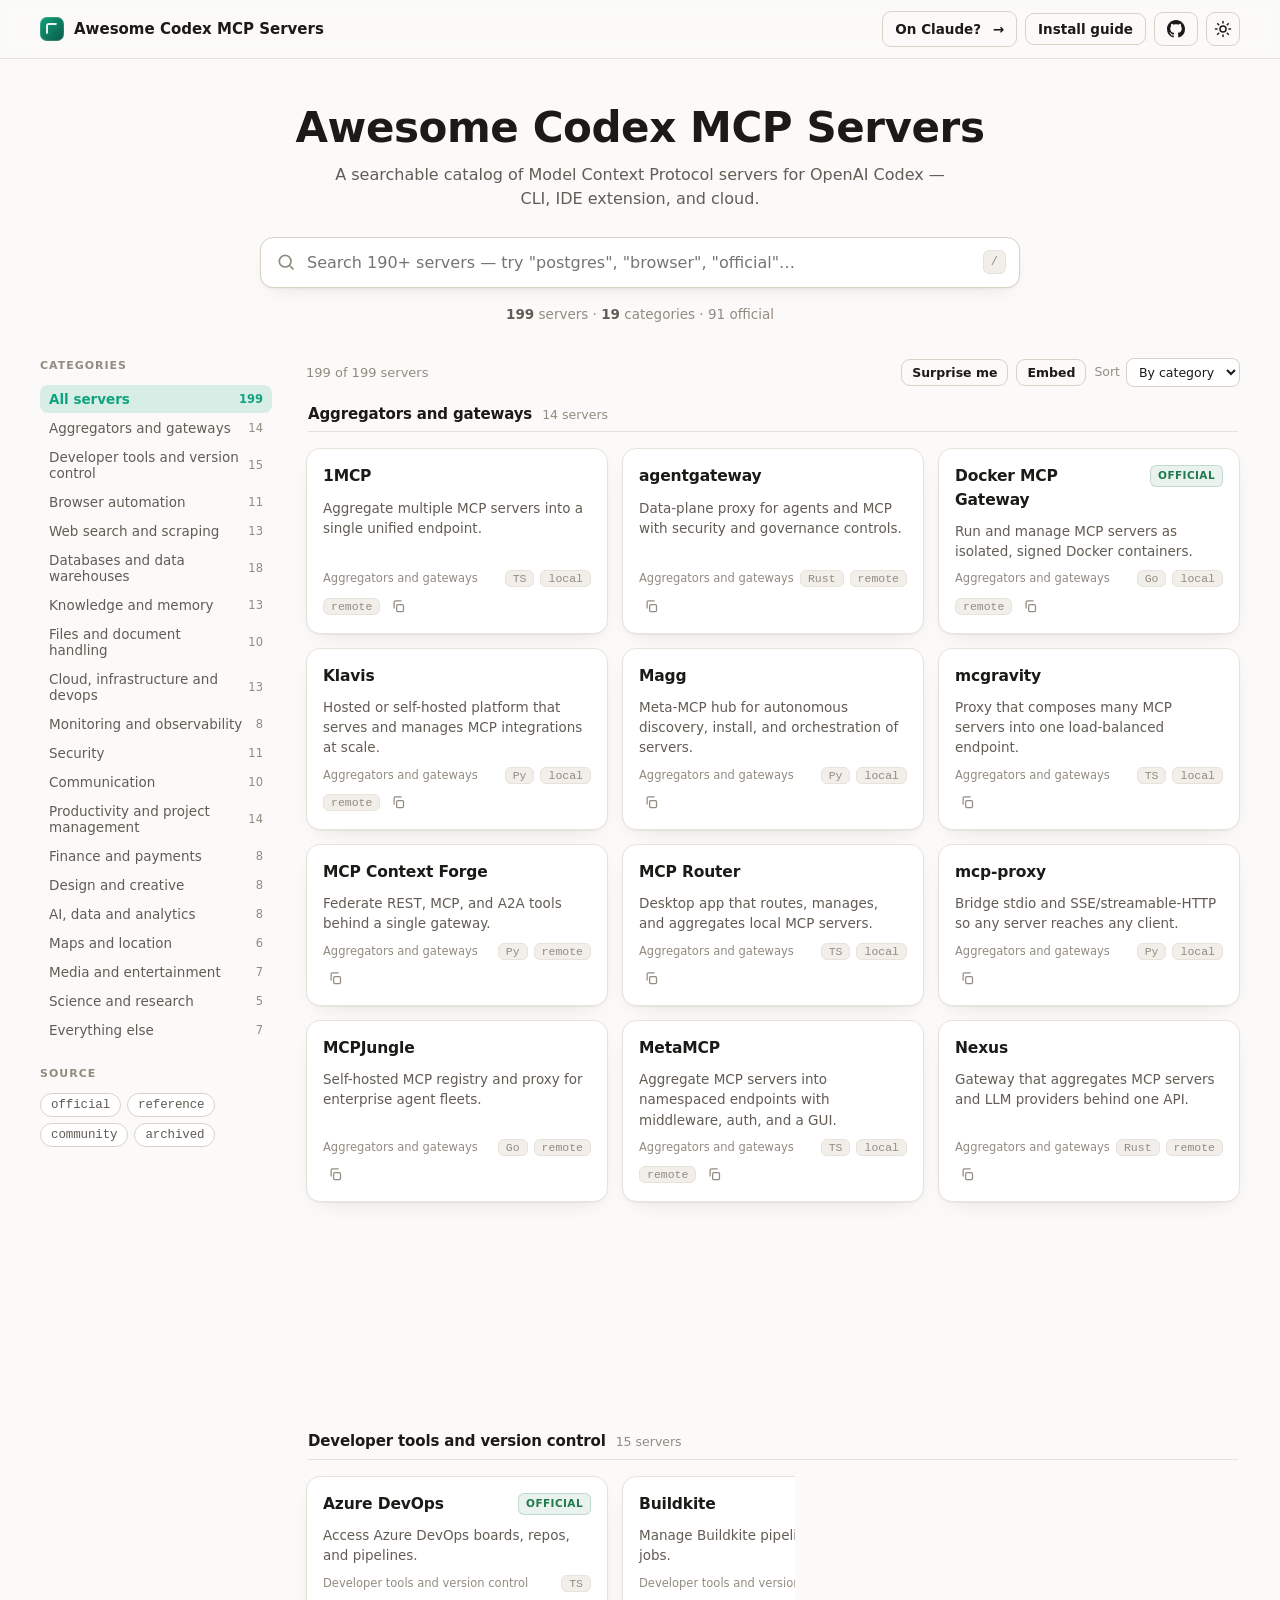
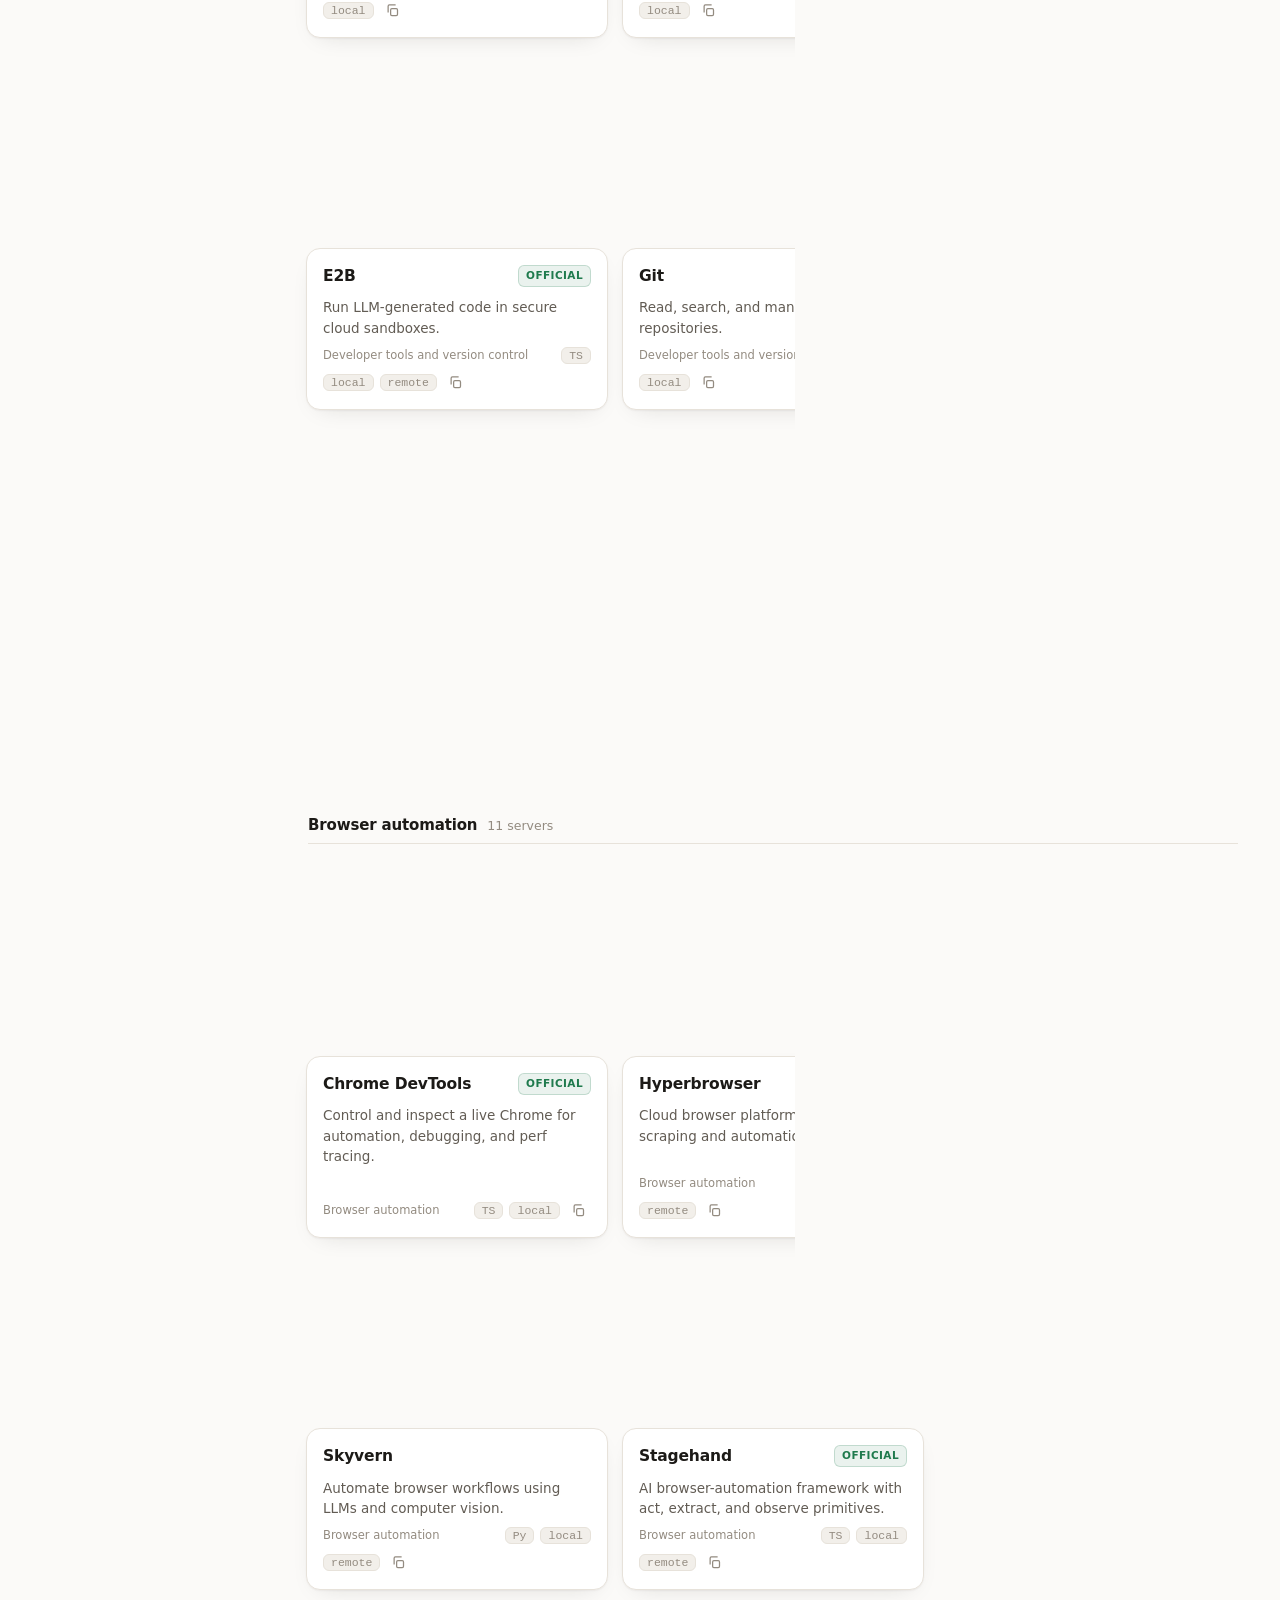
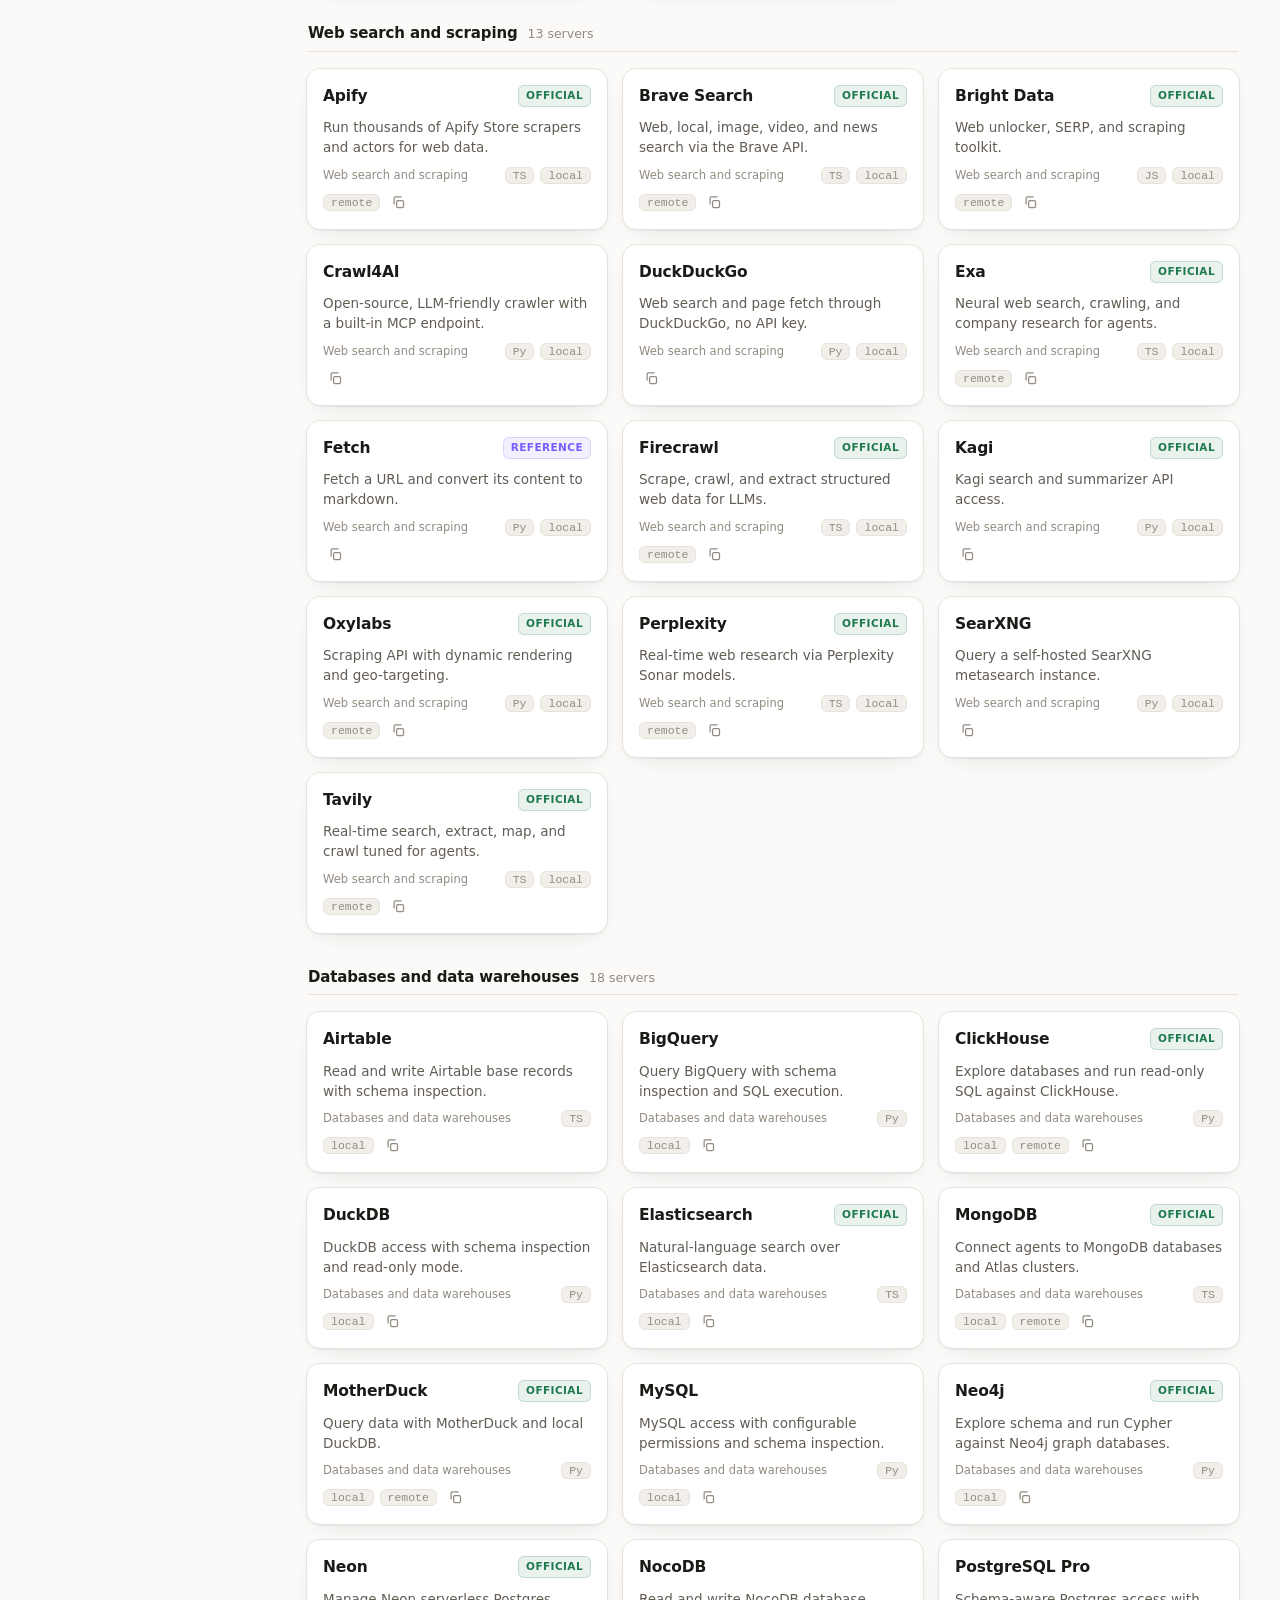
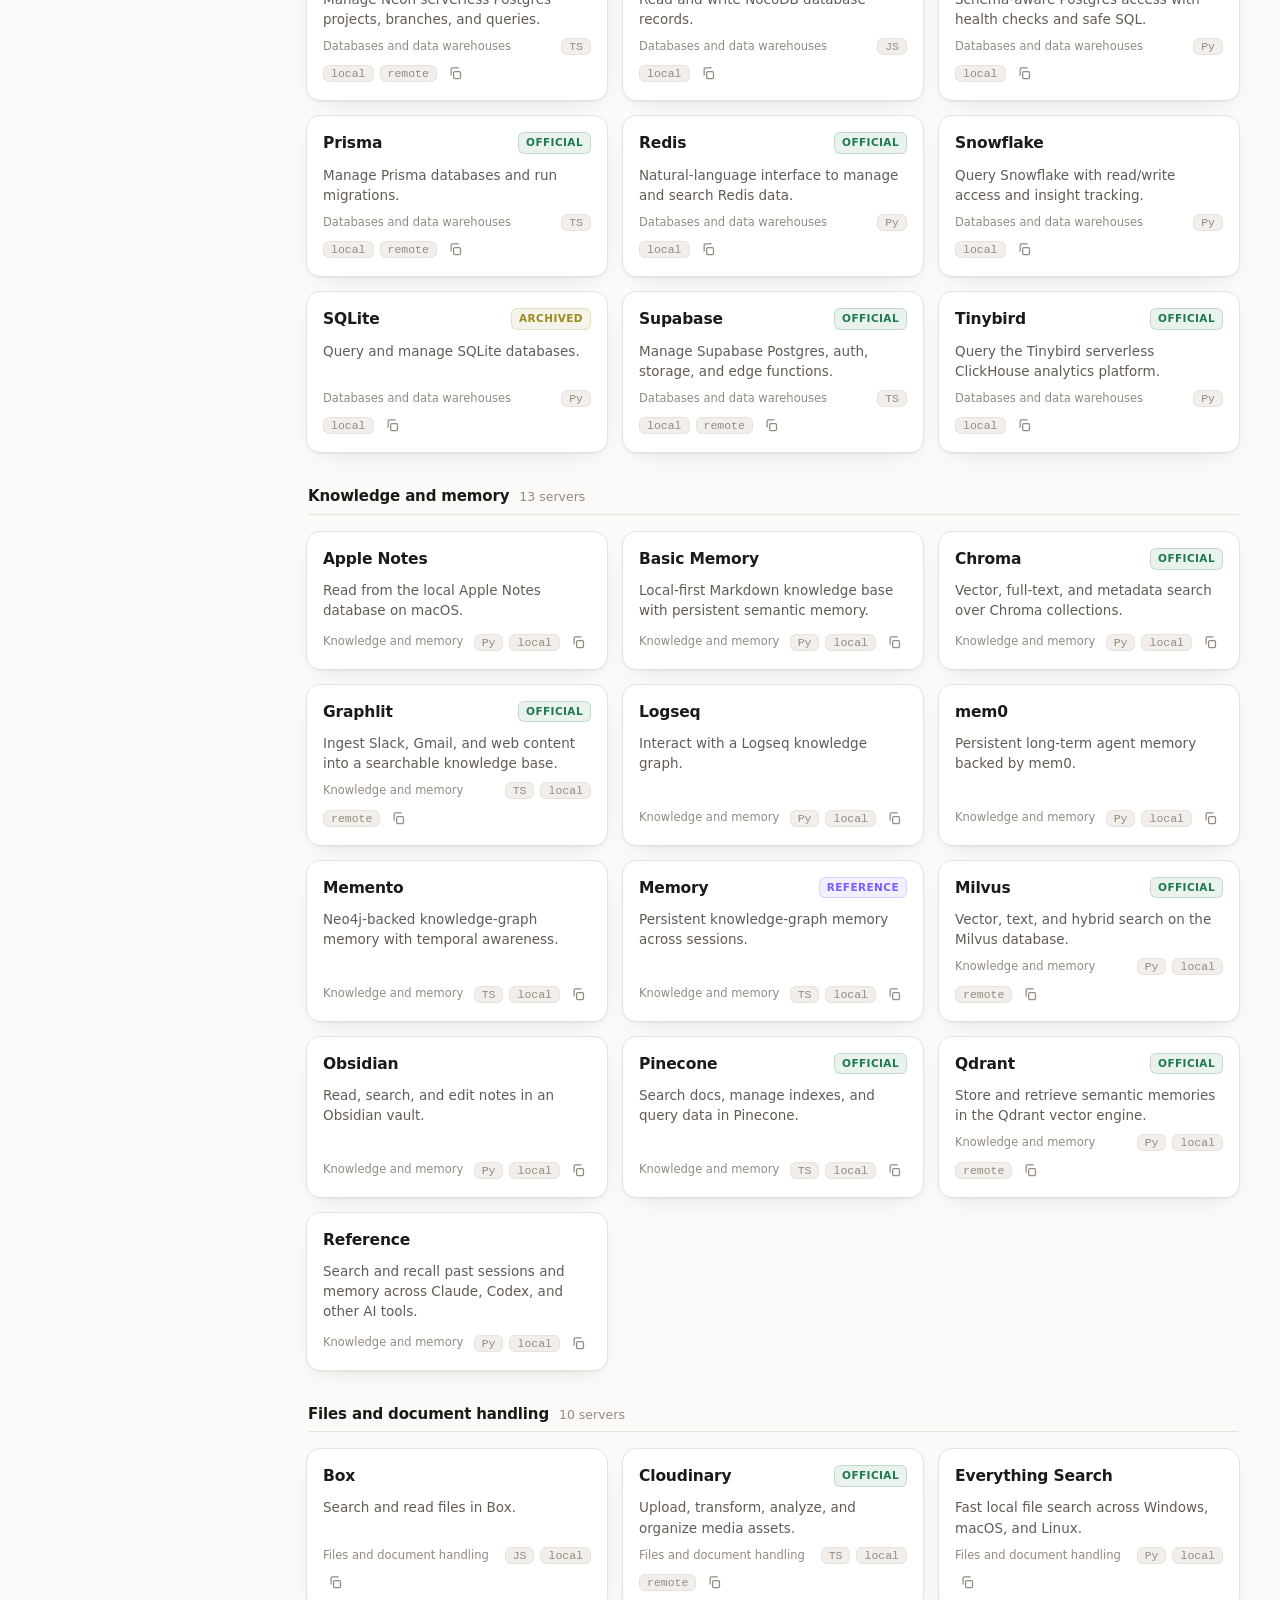
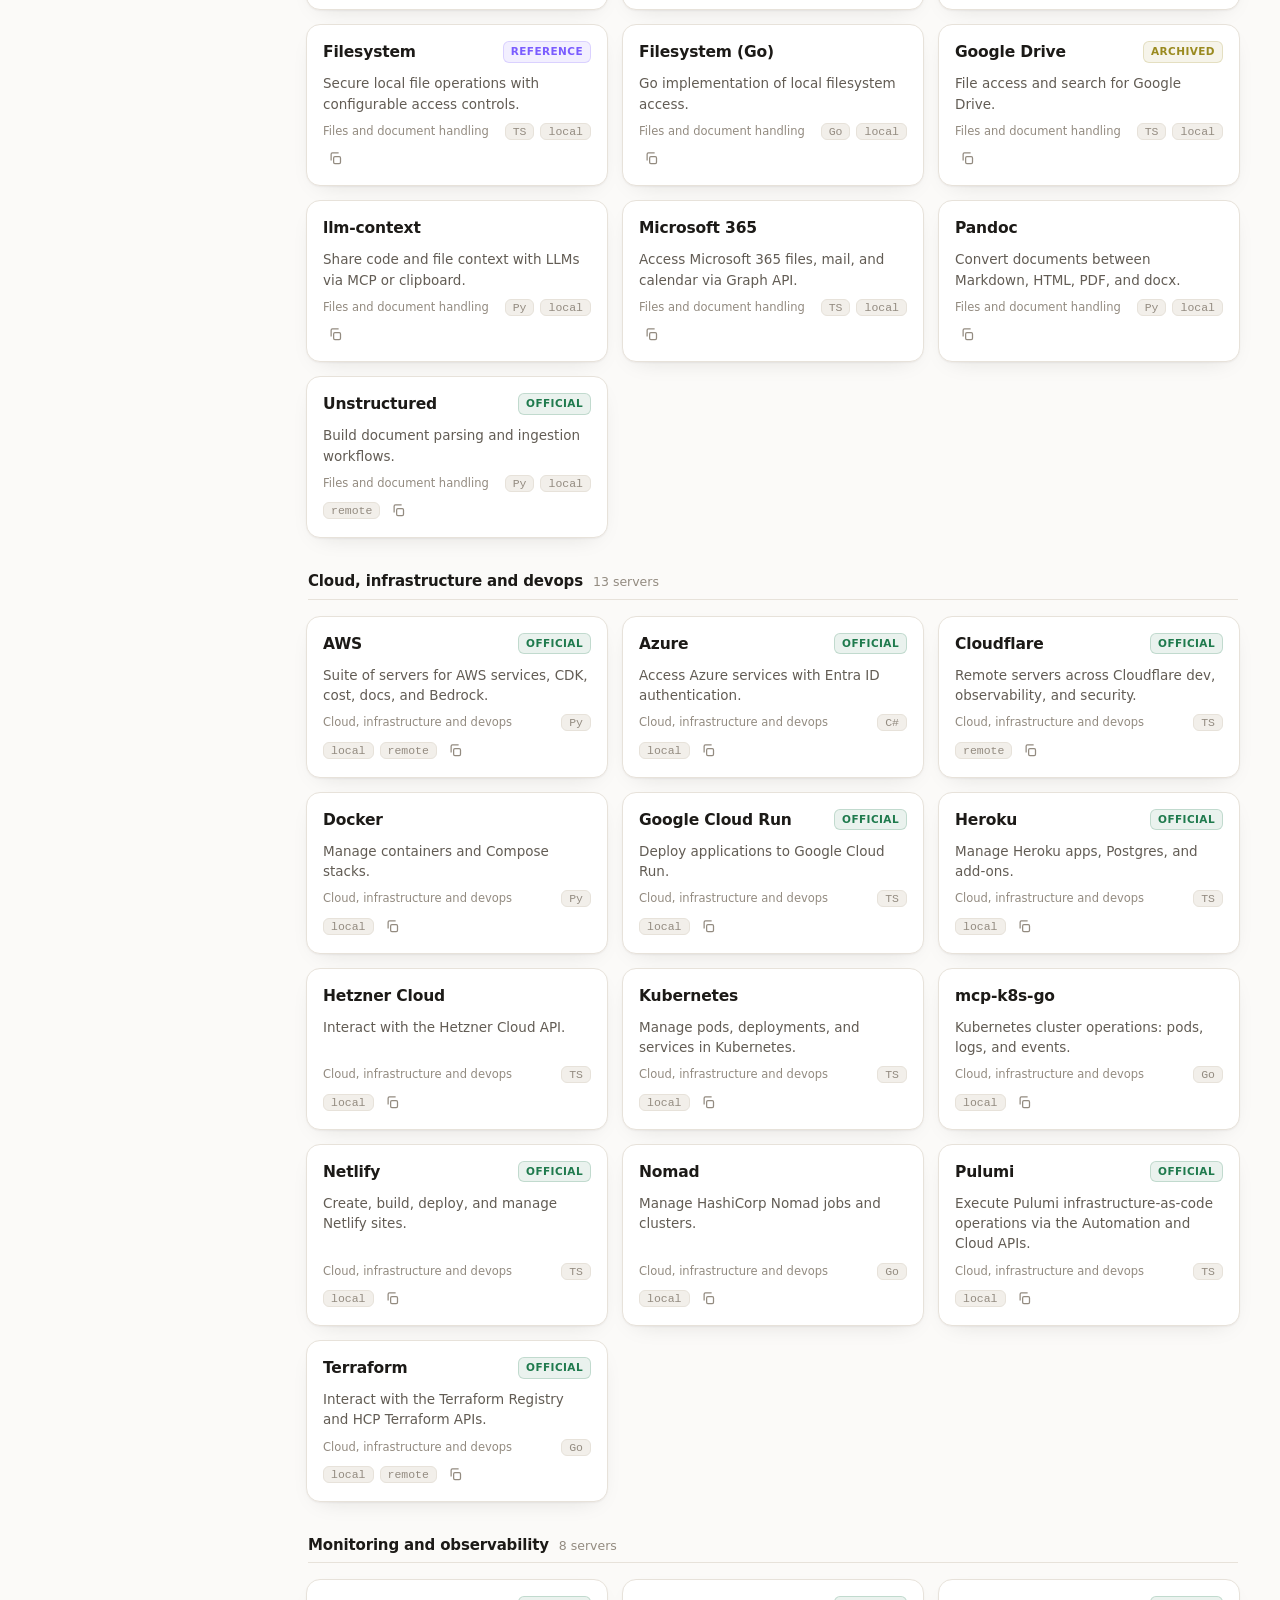
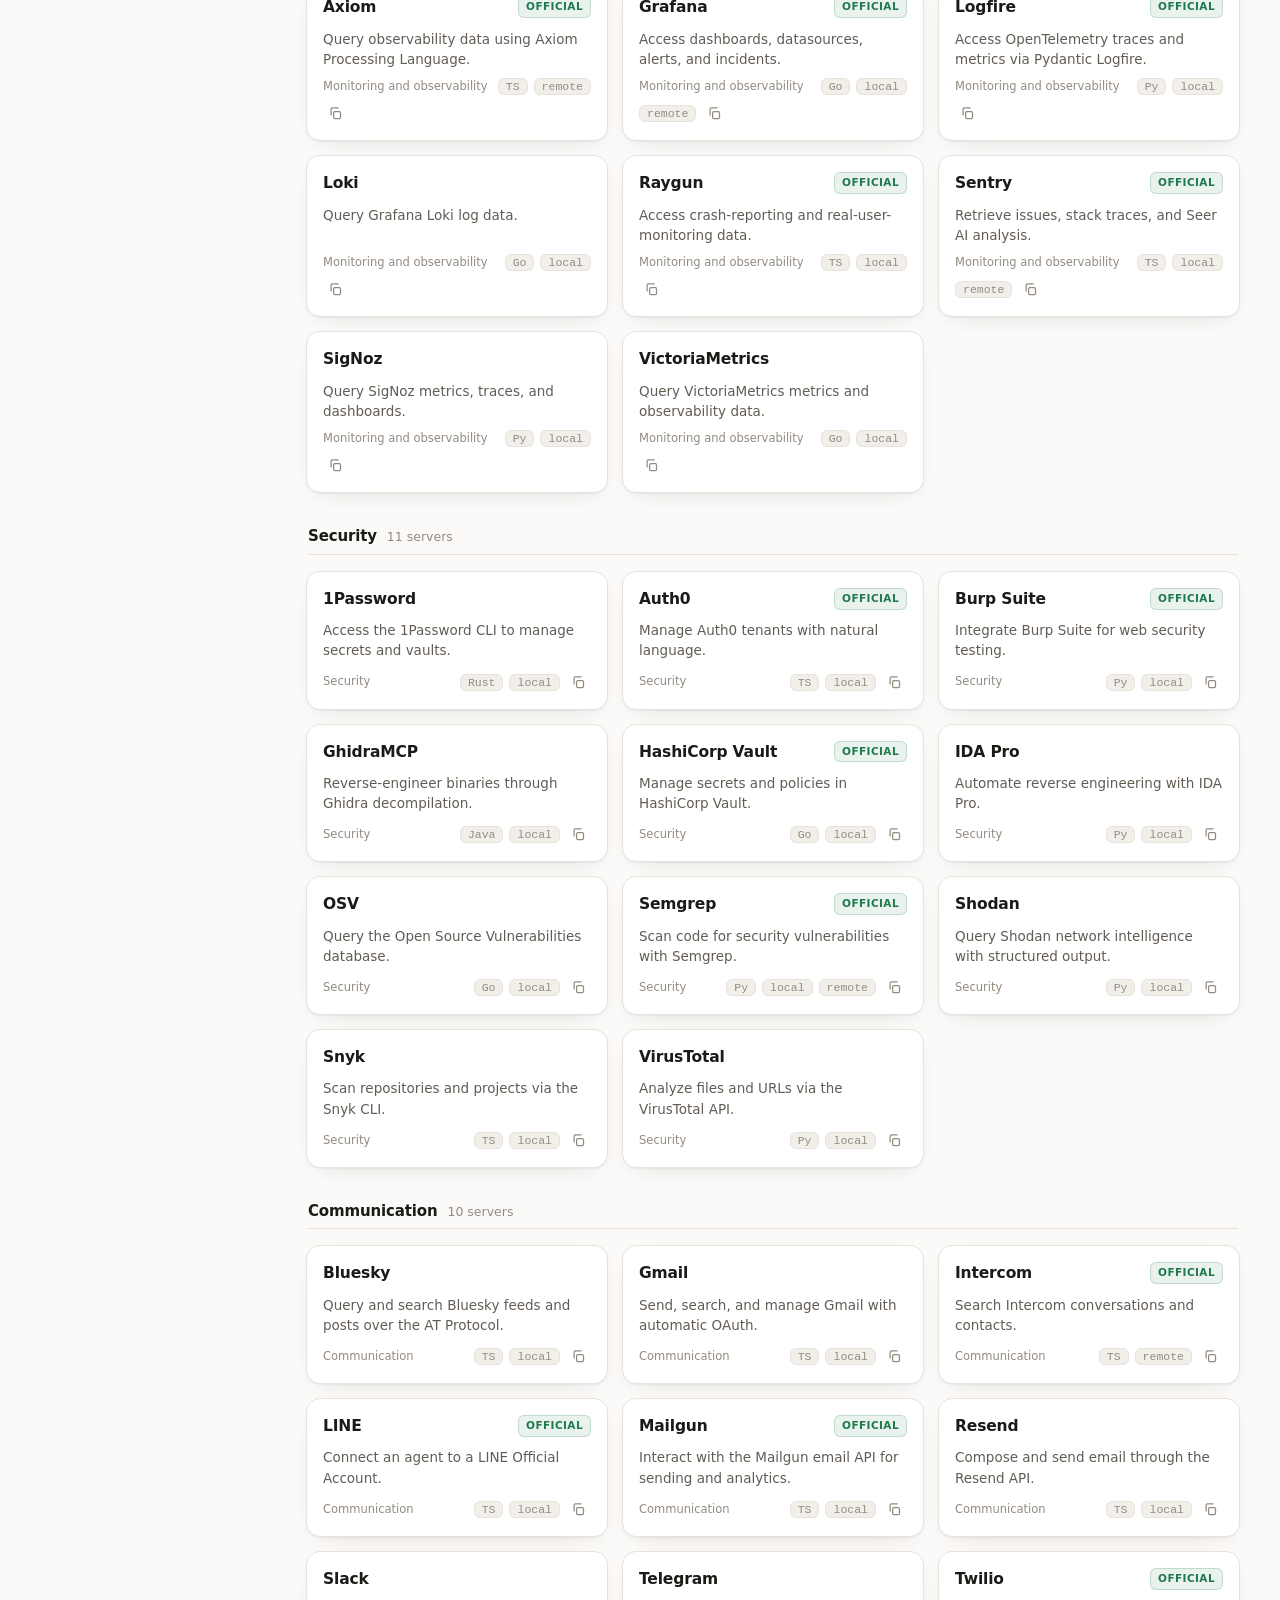
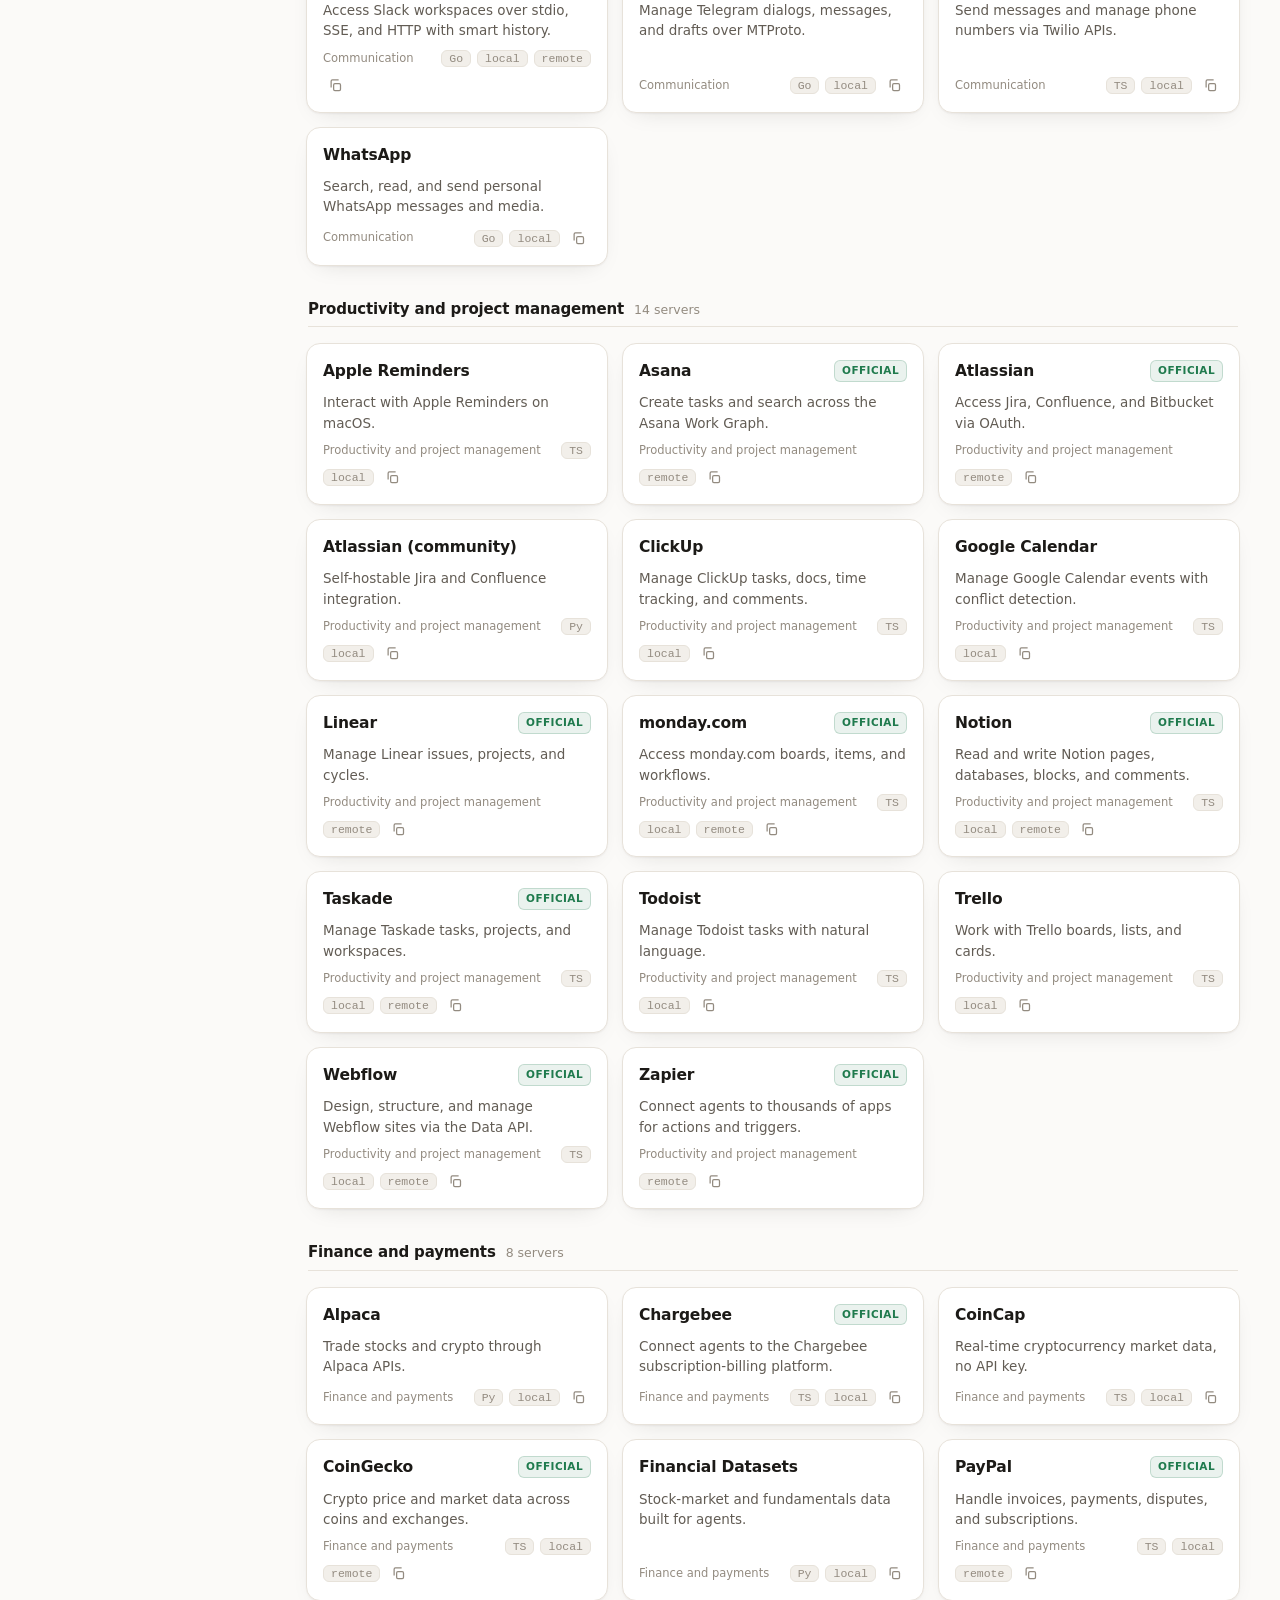
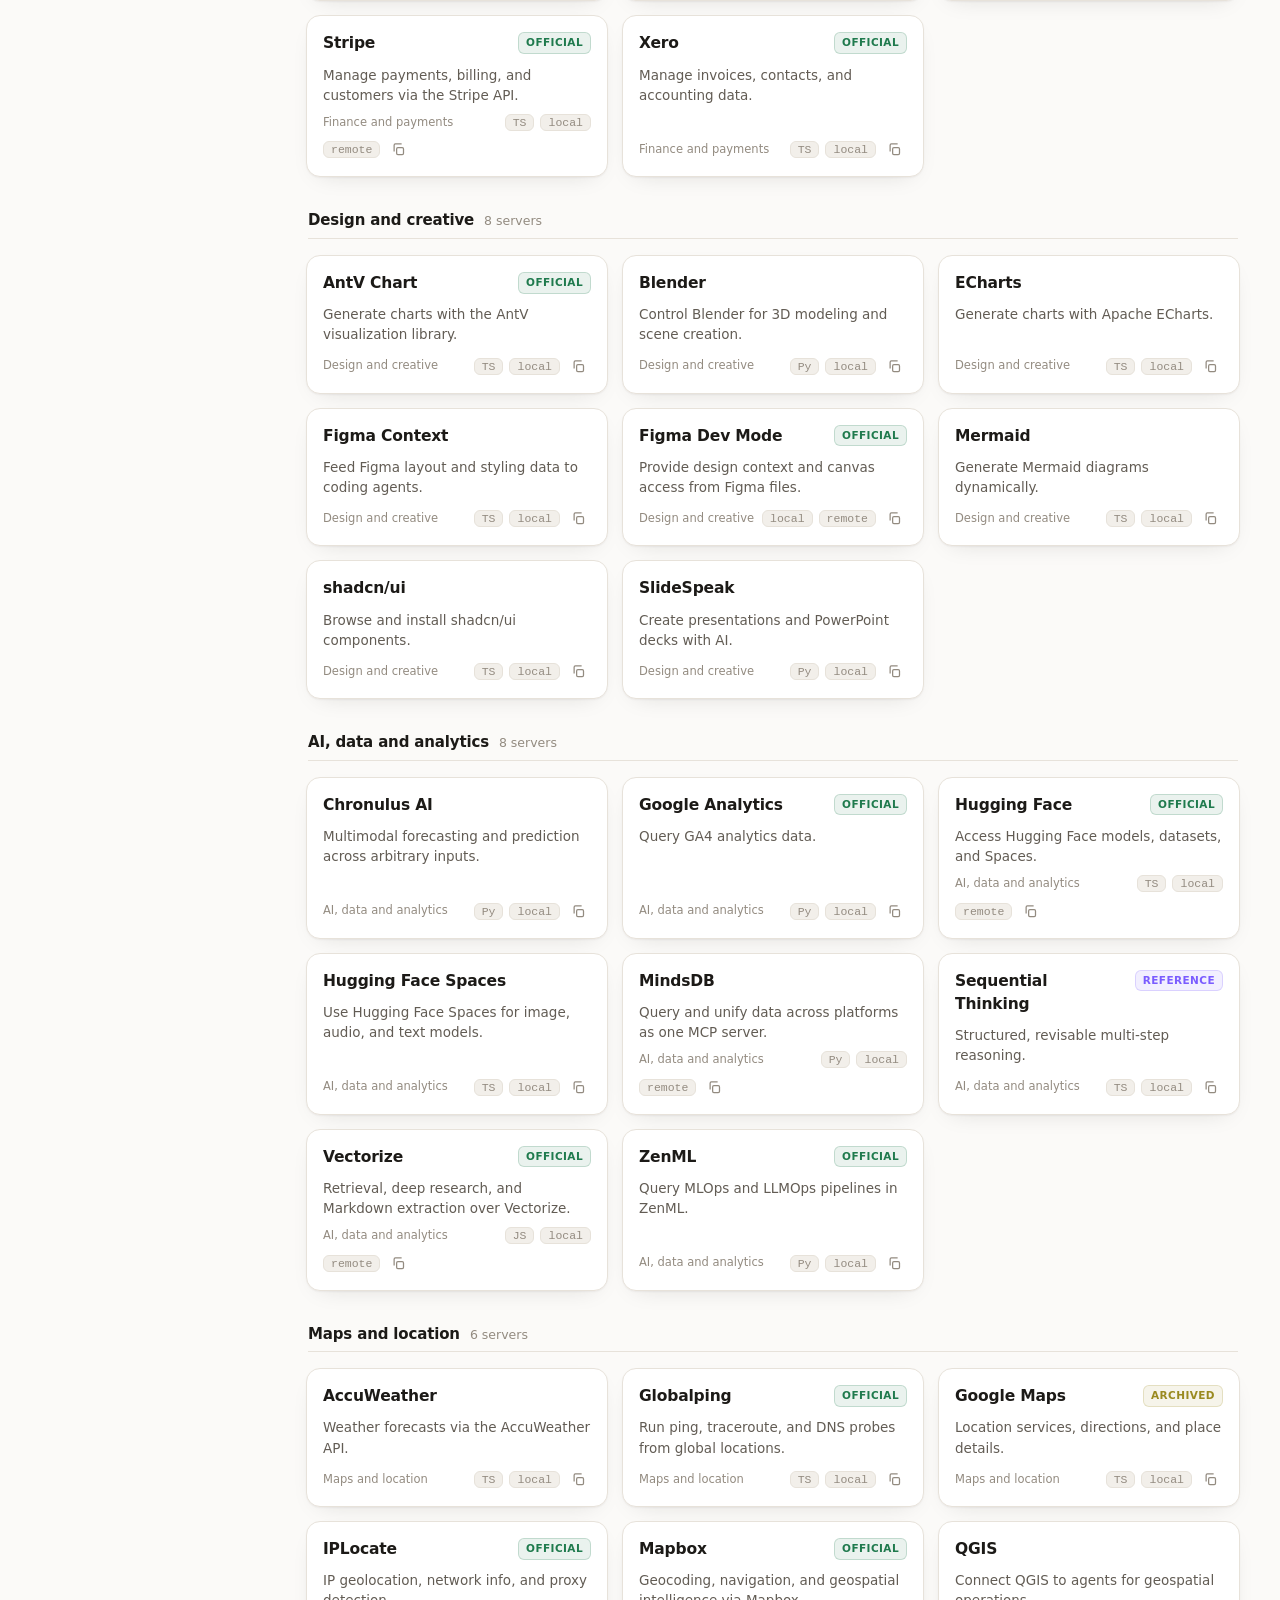
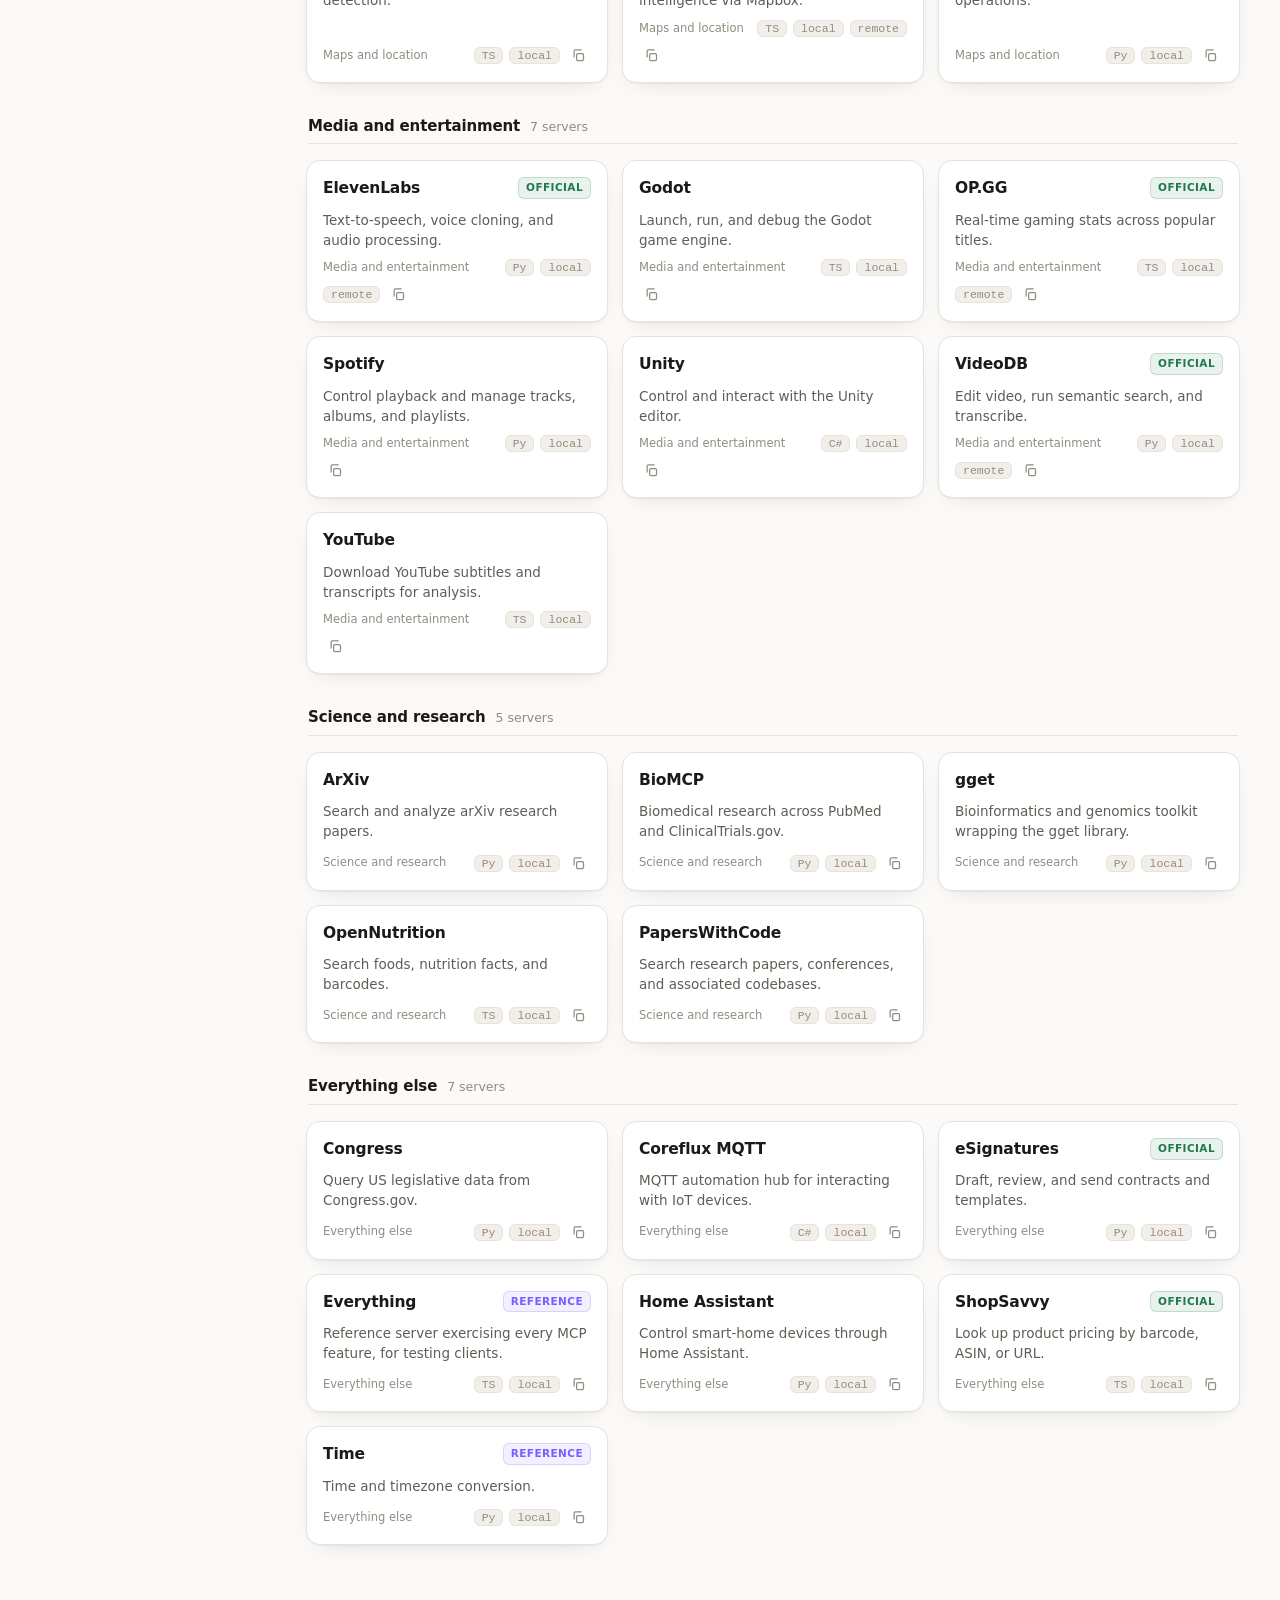
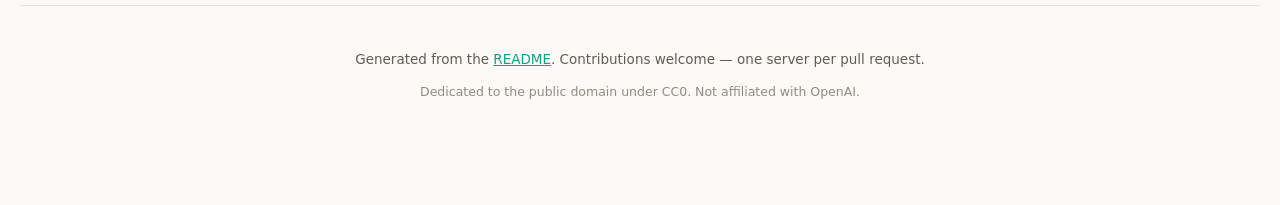
<file: web/index.html>
<!doctype html>
<html lang="en" data-theme="auto">
<head>
<meta charset="utf-8">
<meta name="viewport" content="width=device-width, initial-scale=1">
<title>Awesome Codex MCP Servers — searchable catalog</title>
<meta name="description" content="A fast, searchable, open-source catalog of Model Context Protocol (MCP) servers for OpenAI Codex — the CLI, IDE extension, and cloud. Filter by category, language, and hosting.">
<link rel="canonical" href="https://kuber.studio/awesome-codex-mcp-servers/">
<meta property="og:type" content="website">
<meta property="og:title" content="Awesome Codex MCP Servers">
<meta property="og:description" content="A fast, searchable catalog of MCP servers for OpenAI Codex — filter by category, language, and hosting.">
<meta property="og:url" content="https://kuber.studio/awesome-codex-mcp-servers/">
<meta property="og:image" content="https://kuber.studio/awesome-codex-mcp-servers/banner.png">
<meta name="twitter:card" content="summary_large_image">
<meta name="theme-color" content="#10a37f">
<script type="application/ld+json">
{"@context":"https://schema.org","@type":"WebSite","name":"Awesome Codex MCP Servers","url":"https://kuber.studio/awesome-codex-mcp-servers/","description":"A curated, searchable catalog of Model Context Protocol (MCP) servers for OpenAI Codex — CLI, IDE extension, and cloud.","keywords":"MCP, Model Context Protocol, OpenAI Codex, Codex CLI, OpenAI, MCP servers, AI tools","potentialAction":{"@type":"SearchAction","target":"https://kuber.studio/awesome-codex-mcp-servers/#q={query}","query-input":"required name=query"}}
</script>
<link rel="icon" href="favicon.svg" type="image/svg+xml">
<link rel="stylesheet" href="styles.css">
<script src="config.js"></script>
</head>
<body>
<a class="skip" href="#results">Skip to results</a>

<header class="topbar">
  <div class="topbar-inner">
    <a class="brand" href="./" aria-label="Home">
      <span class="brand-mark" aria-hidden="true"></span>
      <span class="brand-text" data-site="title">Awesome MCP Servers</span>
    </a>
    <div class="topbar-actions">
      <a class="btn ghost" data-site="sibling" href="#" title="Sibling list"></a>
      <button class="btn ghost" id="install-btn" title="How to install">Install guide</button>
      <a class="btn ghost" data-site="repo" href="#" target="_blank" rel="noopener" title="GitHub repository" aria-label="GitHub repository">
        <svg width="18" height="18" viewBox="0 0 16 16" fill="currentColor" aria-hidden="true"><path d="M8 0C3.58 0 0 3.58 0 8a8 8 0 0 0 5.47 7.59c.4.07.55-.17.55-.38 0-.19-.01-.82-.01-1.49-2.01.37-2.53-.49-2.69-.94-.09-.23-.48-.94-.82-1.13-.28-.15-.68-.52-.01-.53.63-.01 1.08.58 1.23.82.72 1.21 1.87.87 2.33.66.07-.52.28-.87.51-1.07-1.78-.2-3.64-.89-3.64-3.95 0-.87.31-1.59.82-2.15-.08-.2-.36-1.02.08-2.12 0 0 .67-.21 2.2.82.64-.18 1.32-.27 2-.27.68 0 1.36.09 2 .27 1.53-1.04 2.2-.82 2.2-.82.44 1.1.16 1.92.08 2.12.51.56.82 1.27.82 2.15 0 3.07-1.87 3.75-3.65 3.95.29.25.54.73.54 1.48 0 1.07-.01 1.93-.01 2.2 0 .21.15.46.55.38A8.01 8.01 0 0 0 16 8c0-4.42-3.58-8-8-8Z"></path></svg>
      </a>
      <button class="btn ghost icon" id="theme-btn" title="Toggle theme" aria-label="Toggle theme">
        <svg class="icon-sun" width="18" height="18" viewBox="0 0 24 24" fill="none" stroke="currentColor" stroke-width="2" stroke-linecap="round"><circle cx="12" cy="12" r="4"></circle><path d="M12 2v2M12 20v2M4.9 4.9l1.4 1.4M17.7 17.7l1.4 1.4M2 12h2M20 12h2M4.9 19.1l1.4-1.4M17.7 6.3l1.4-1.4"></path></svg>
        <svg class="icon-moon" width="18" height="18" viewBox="0 0 24 24" fill="currentColor" aria-hidden="true"><path d="M21 12.8A9 9 0 1 1 11.2 3a7 7 0 0 0 9.8 9.8Z"></path></svg>
      </button>
    </div>
  </div>
</header>

<main>
  <section class="hero">
    <h1 data-site="title">Awesome MCP Servers</h1>
    <p class="tagline" data-site="tagline"></p>
    <div class="search-wrap">
      <svg class="search-icon" width="20" height="20" viewBox="0 0 24 24" fill="none" stroke="currentColor" stroke-width="2" aria-hidden="true"><circle cx="11" cy="11" r="7"></circle><path d="m21 21-4.3-4.3"></path></svg>
      <input id="search" type="search" placeholder="Search 190+ servers — try &quot;postgres&quot;, &quot;browser&quot;, &quot;official&quot;…" autocomplete="off" spellcheck="false" aria-label="Search servers">
      <kbd class="search-kbd">/</kbd>
    </div>
    <p class="stats" id="stats"></p>
  </section>

  <div class="layout">
    <aside class="sidebar" id="sidebar" aria-label="Filters">
      <div class="sidebar-scroll">
        <div class="filter-group">
          <div class="filter-head">
            <h2>Categories</h2>
            <button class="link-btn" id="clear-cat" hidden>clear</button>
          </div>
          <ul class="cat-list" id="cat-list"></ul>
        </div>
        <div class="filter-group">
          <h2>Source</h2>
          <div class="chips" id="filter-source"></div>
        </div>
        <div class="filter-group">
          <h2>Runs</h2>
          <div class="chips" id="filter-runs"></div>
        </div>
        <div class="filter-group">
          <h2>Language</h2>
          <div class="chips" id="filter-lang"></div>
        </div>
      </div>
    </aside>

    <section class="results" id="results">
      <div class="toolbar">
        <div class="toolbar-left">
          <button class="btn ghost small" id="filter-toggle" aria-expanded="false">Filters</button>
          <span class="count" id="count"></span>
        </div>
        <div class="toolbar-right">
          <div class="active-filters" id="active-filters"></div>
          <button class="btn ghost small" id="random-btn" title="Jump to a random server">Surprise me</button>
          <button class="btn ghost small" id="embed-btn" title="Embed this view">Embed</button>
          <label class="sort">
            <span>Sort</span>
            <select id="sort">
              <option value="category">By category</option>
              <option value="name">A–Z</option>
              <option value="relevance">Best match</option>
            </select>
          </label>
        </div>
      </div>
      <div id="grid" class="grid" aria-live="polite"></div>
      <div id="empty" class="empty" hidden>
        <p>No servers match. <button class="link-btn" id="reset-empty">Reset filters</button></p>
      </div>
    </section>
  </div>
</main>

<footer class="site-footer">
  <p>
    Generated from the <a data-site="repo" href="#" target="_blank" rel="noopener">README</a>.
    Contributions welcome — one server per pull request.
  </p>
  <p class="muted">Dedicated to the public domain under CC0. Not affiliated with OpenAI.</p>
</footer>

<div id="modal-root"></div>

<script src="fuse.min.js"></script>
<script src="app.js"></script>
</body>
</html>
</file>
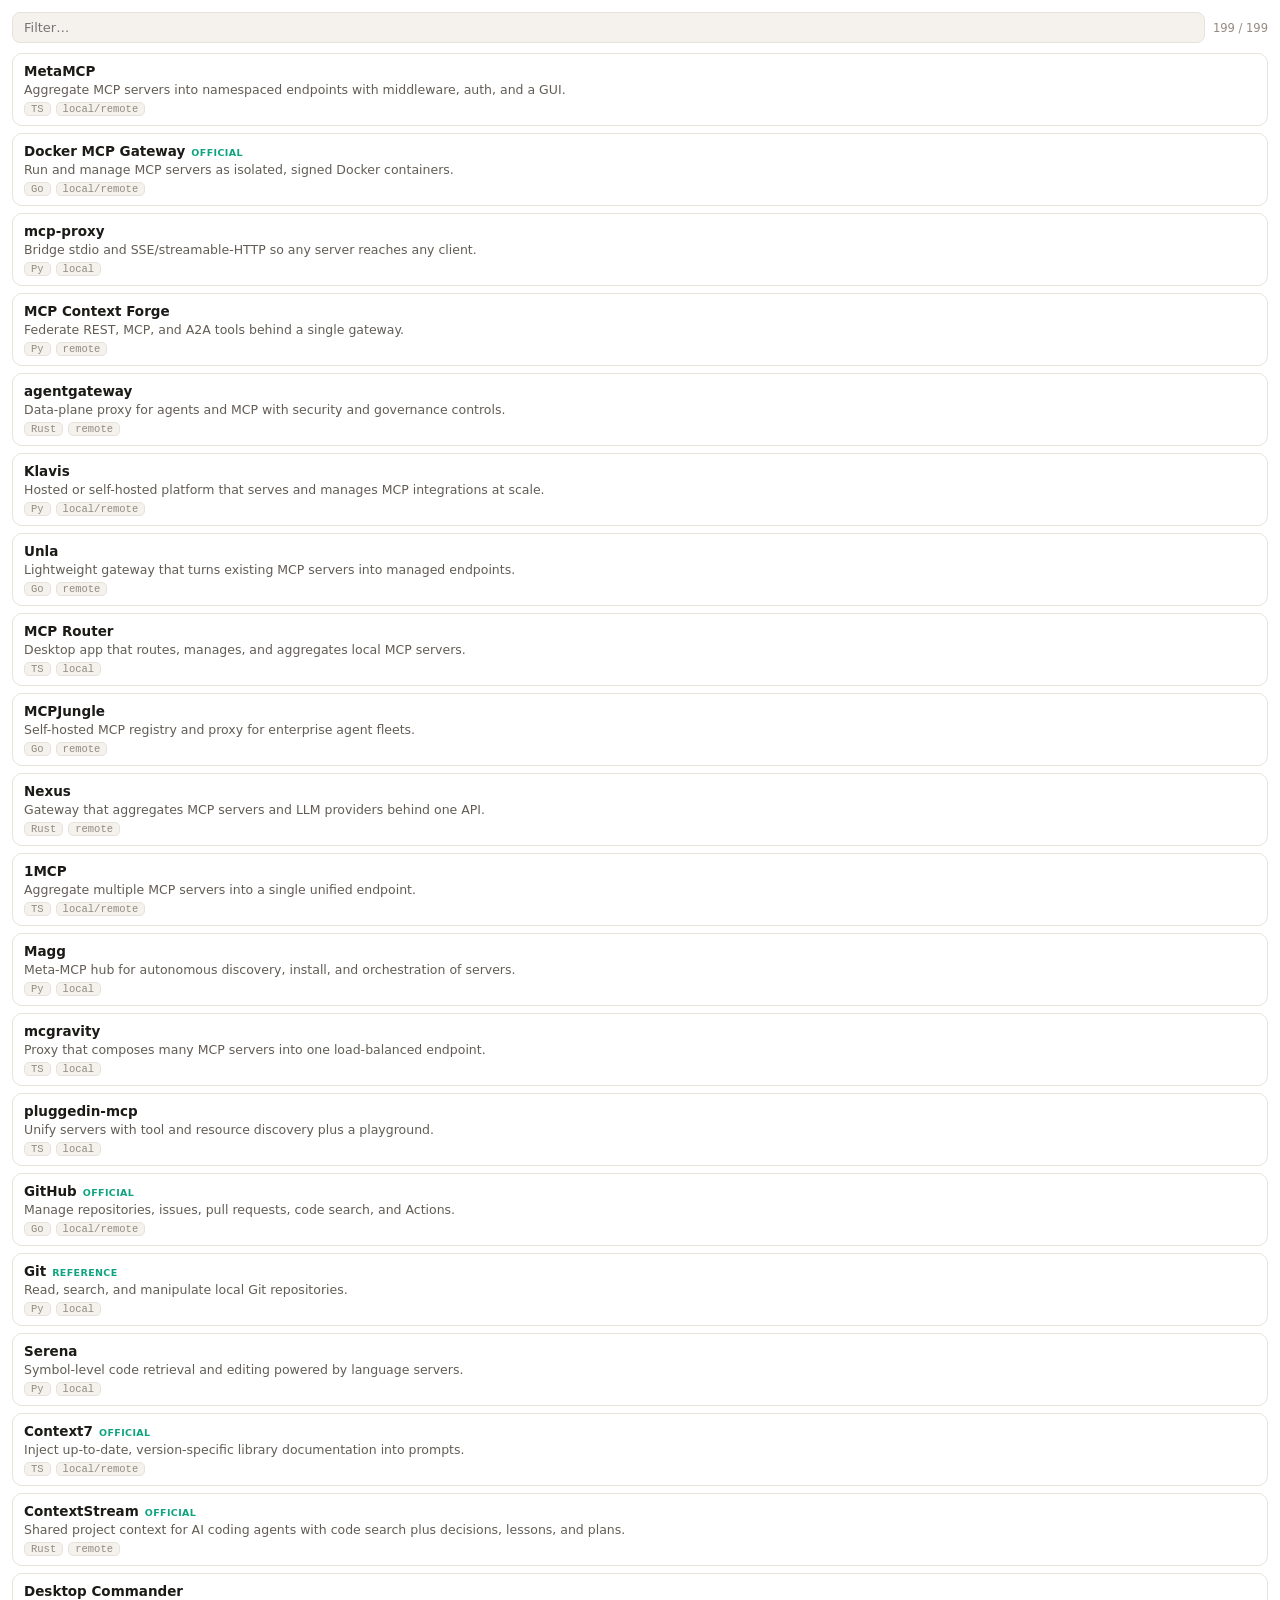
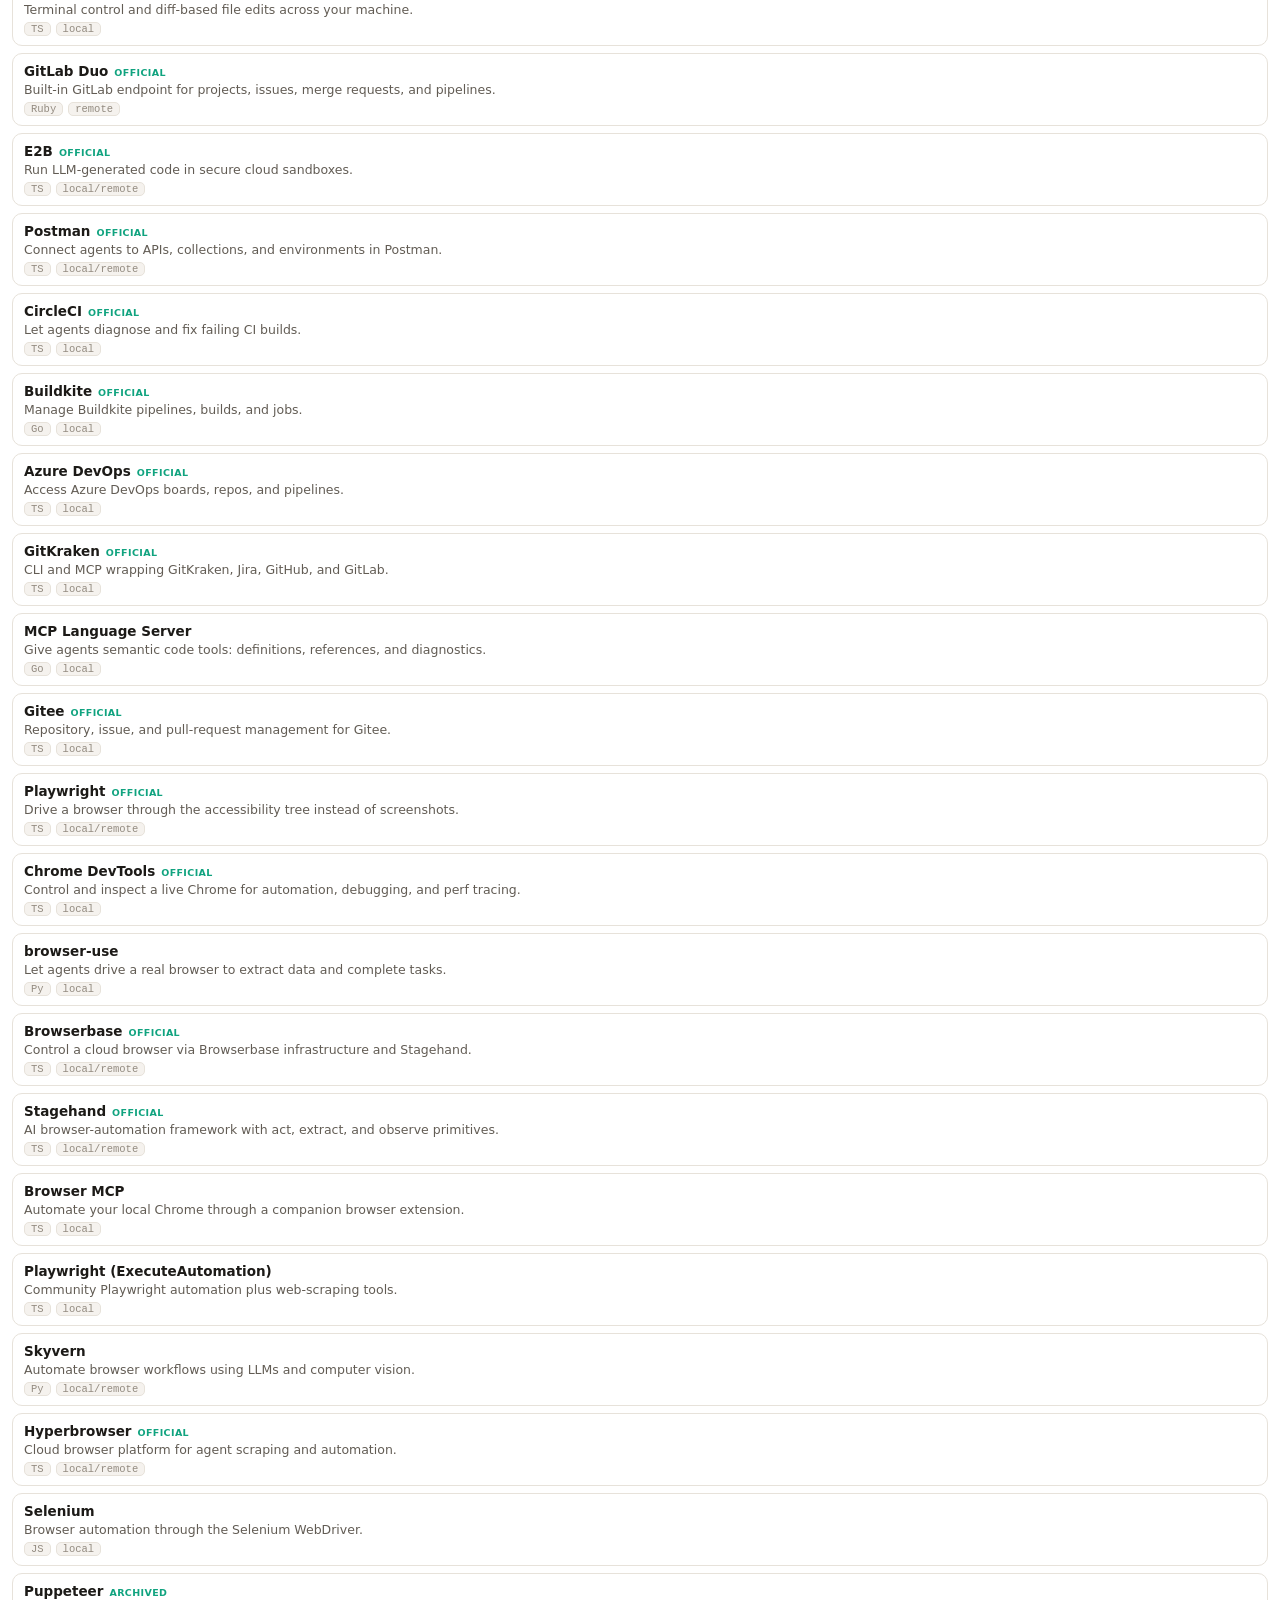
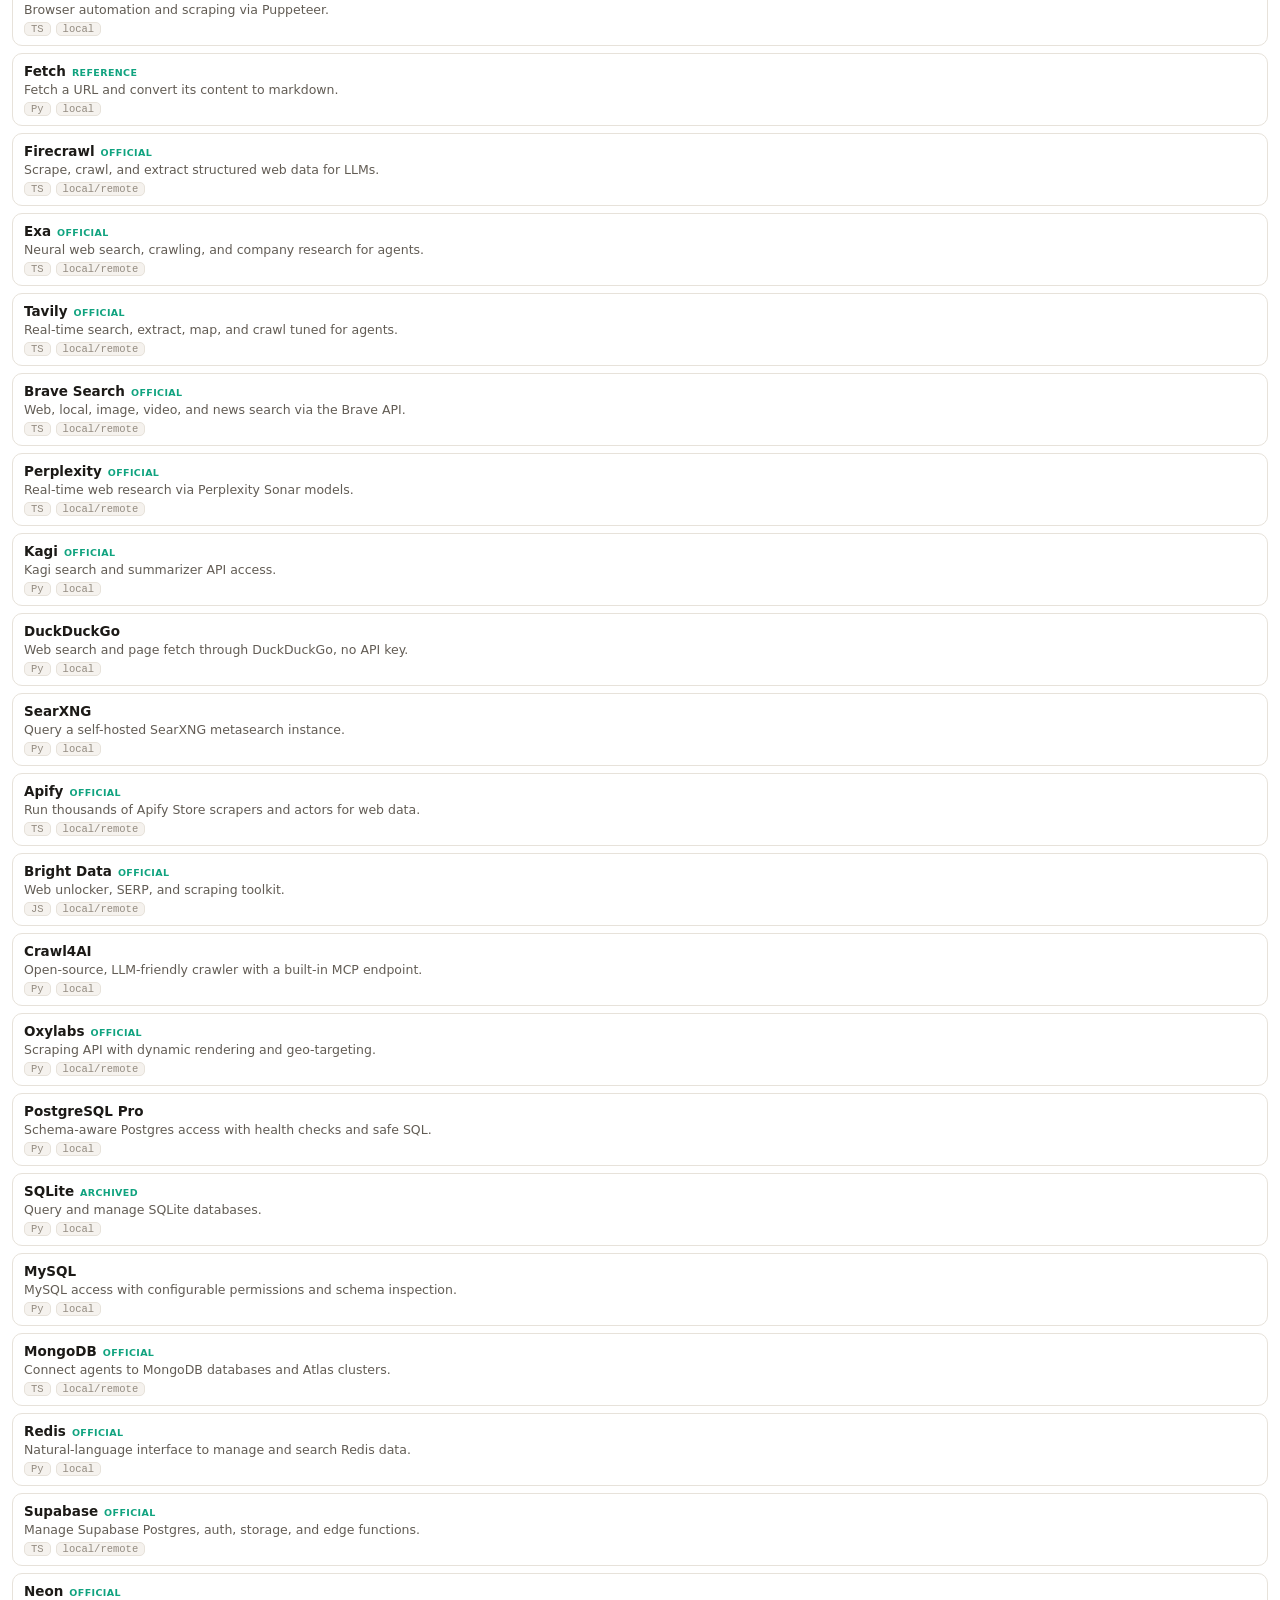
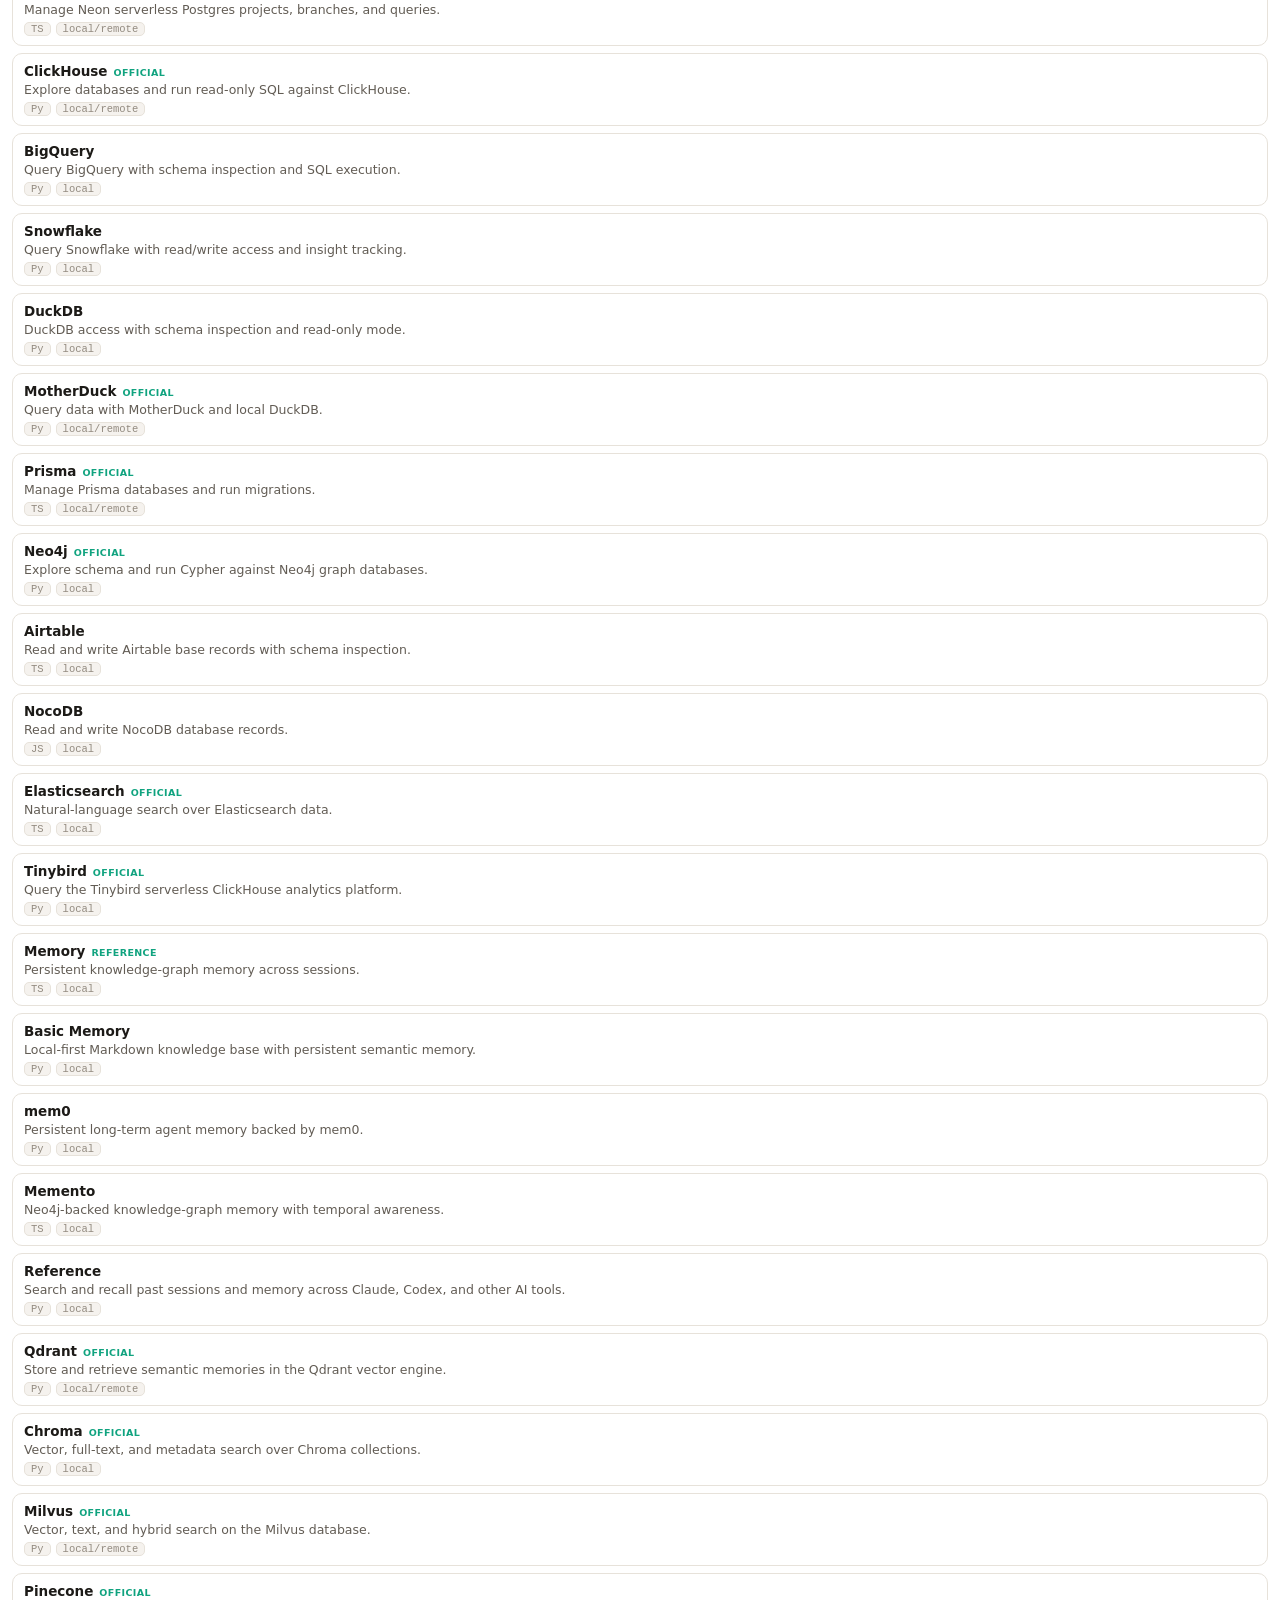
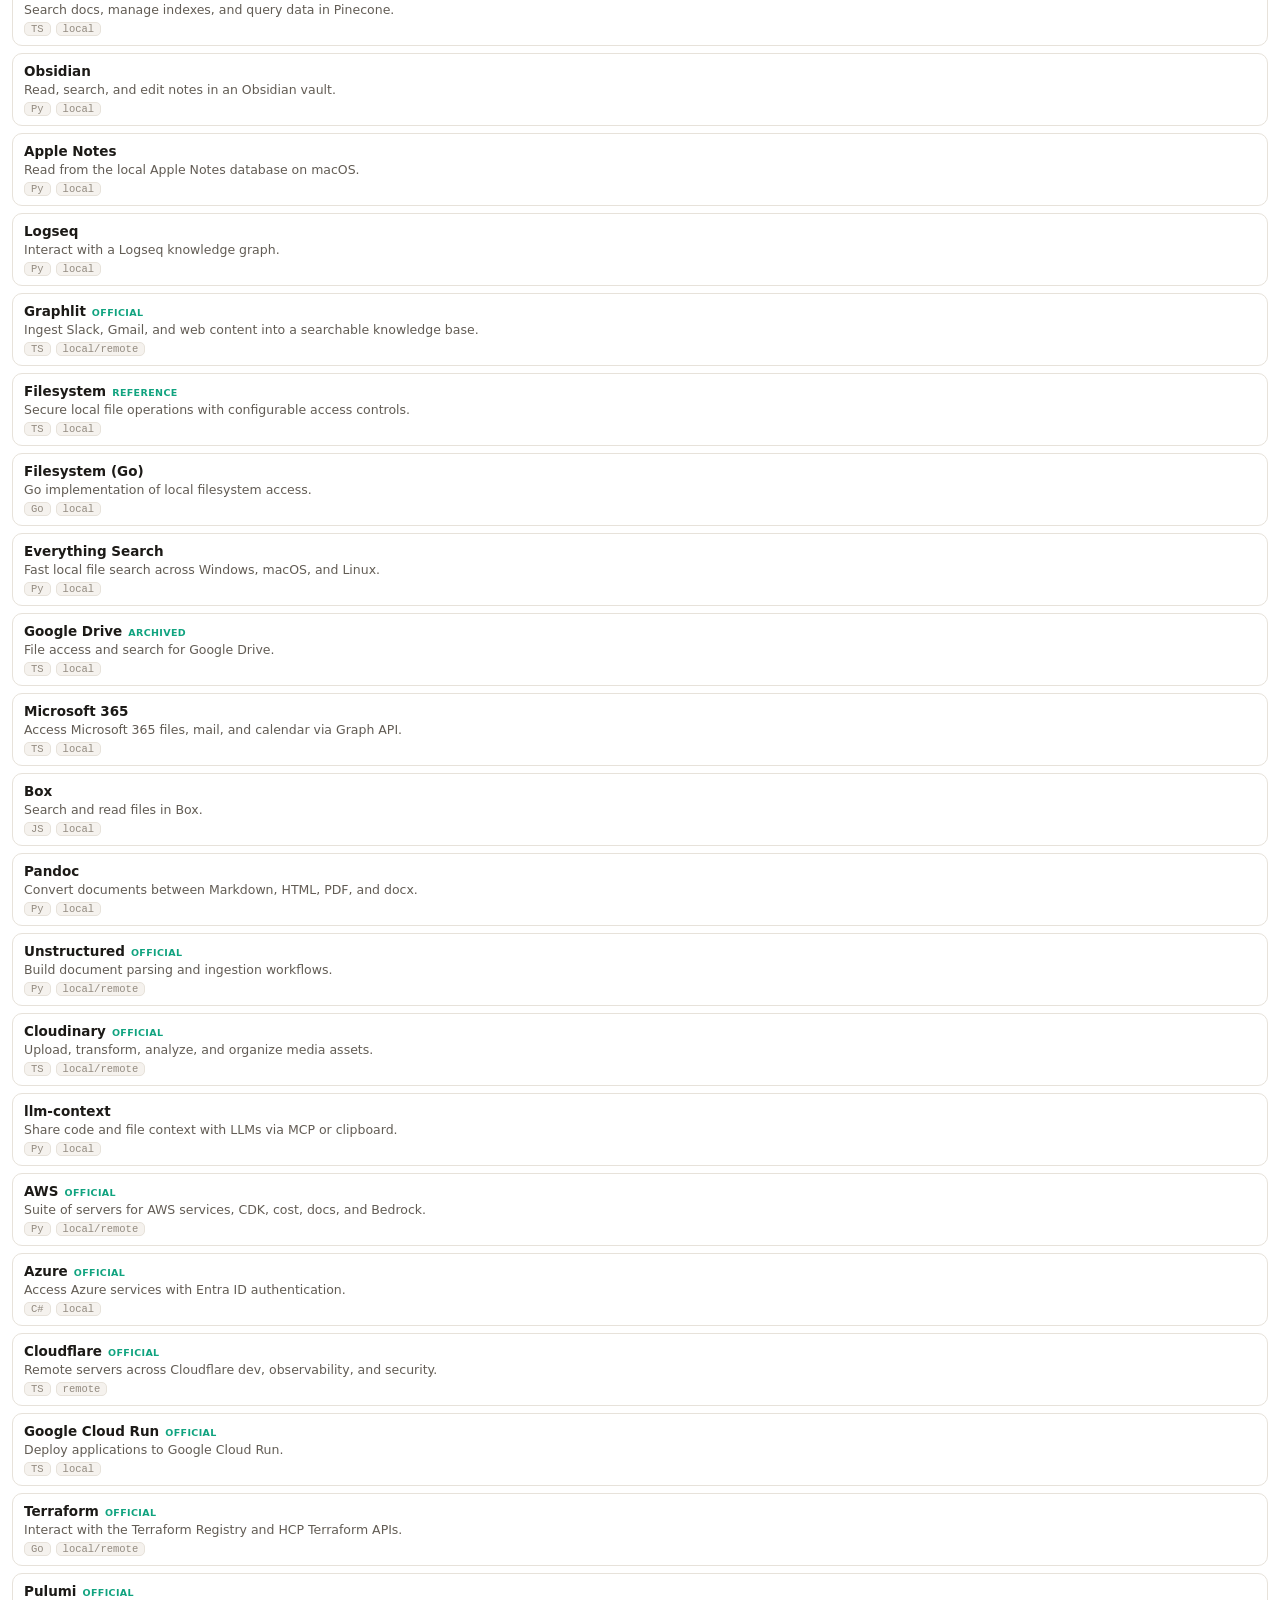
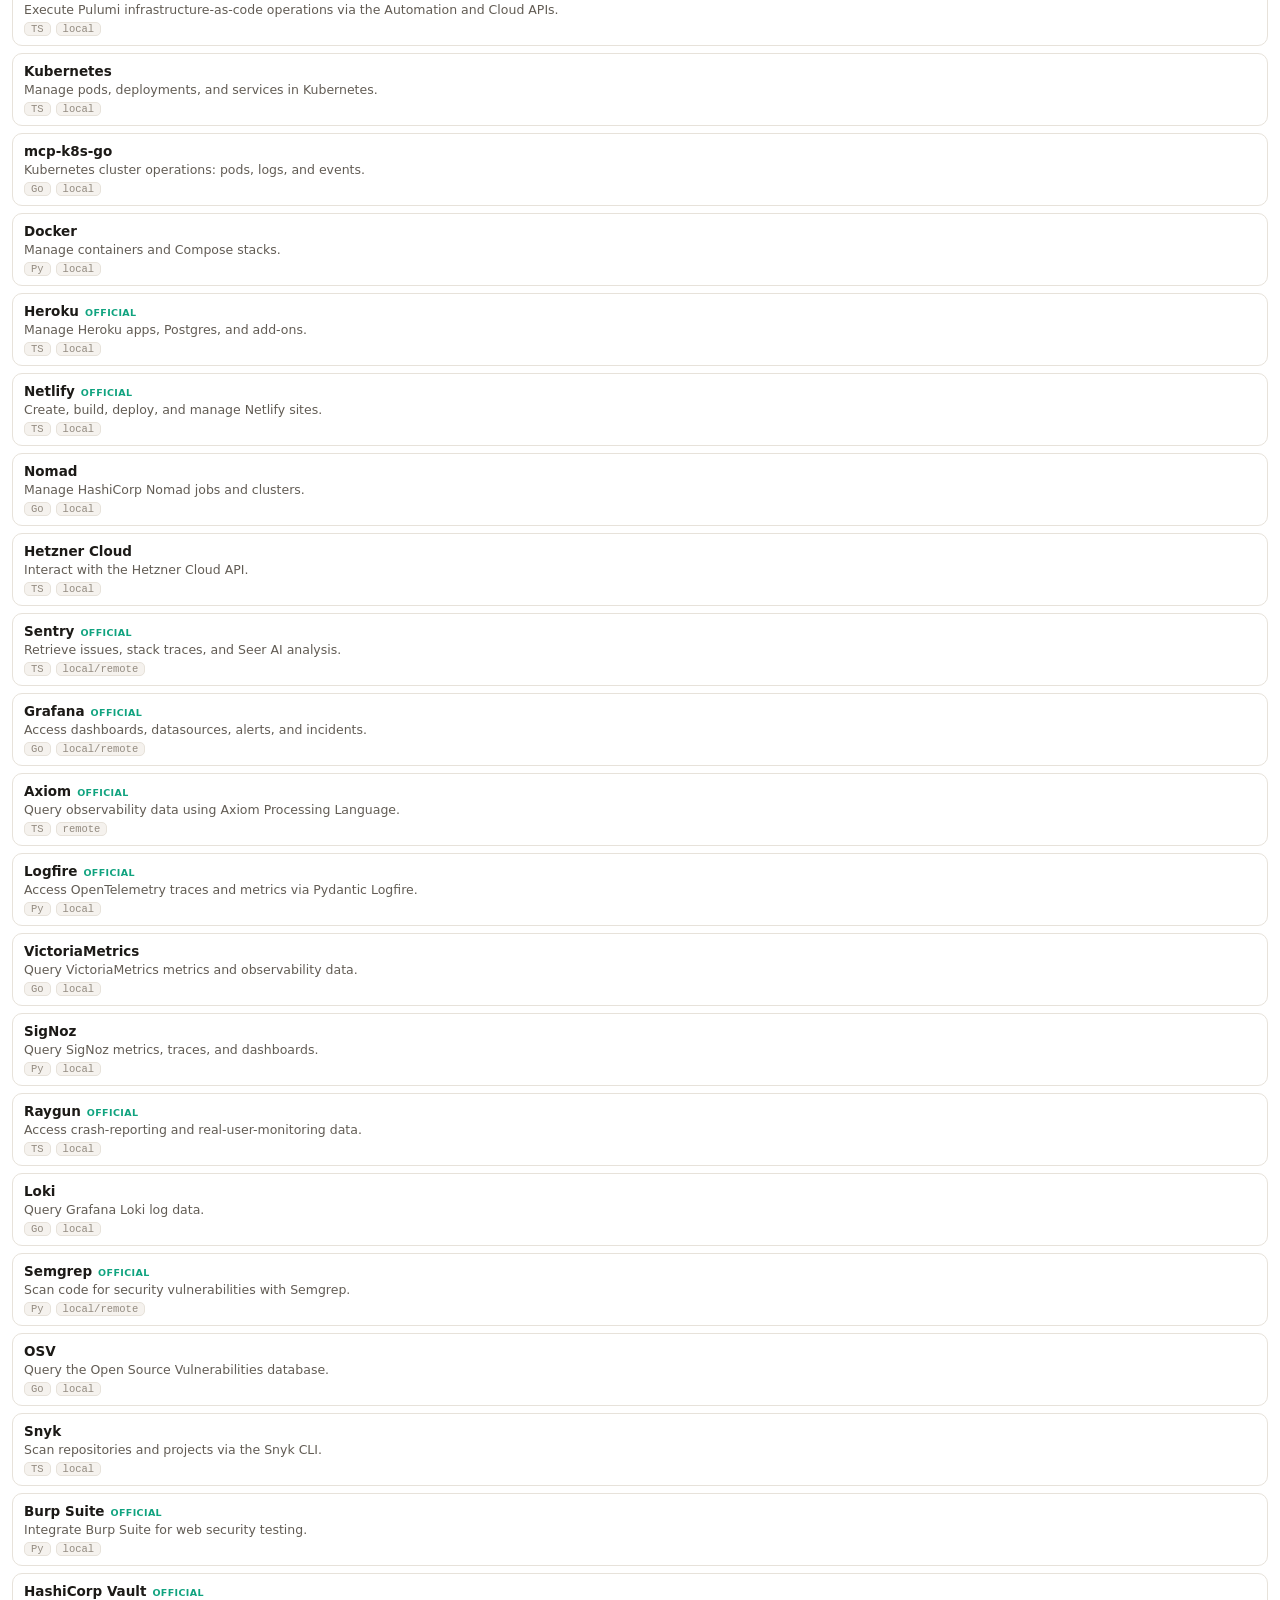
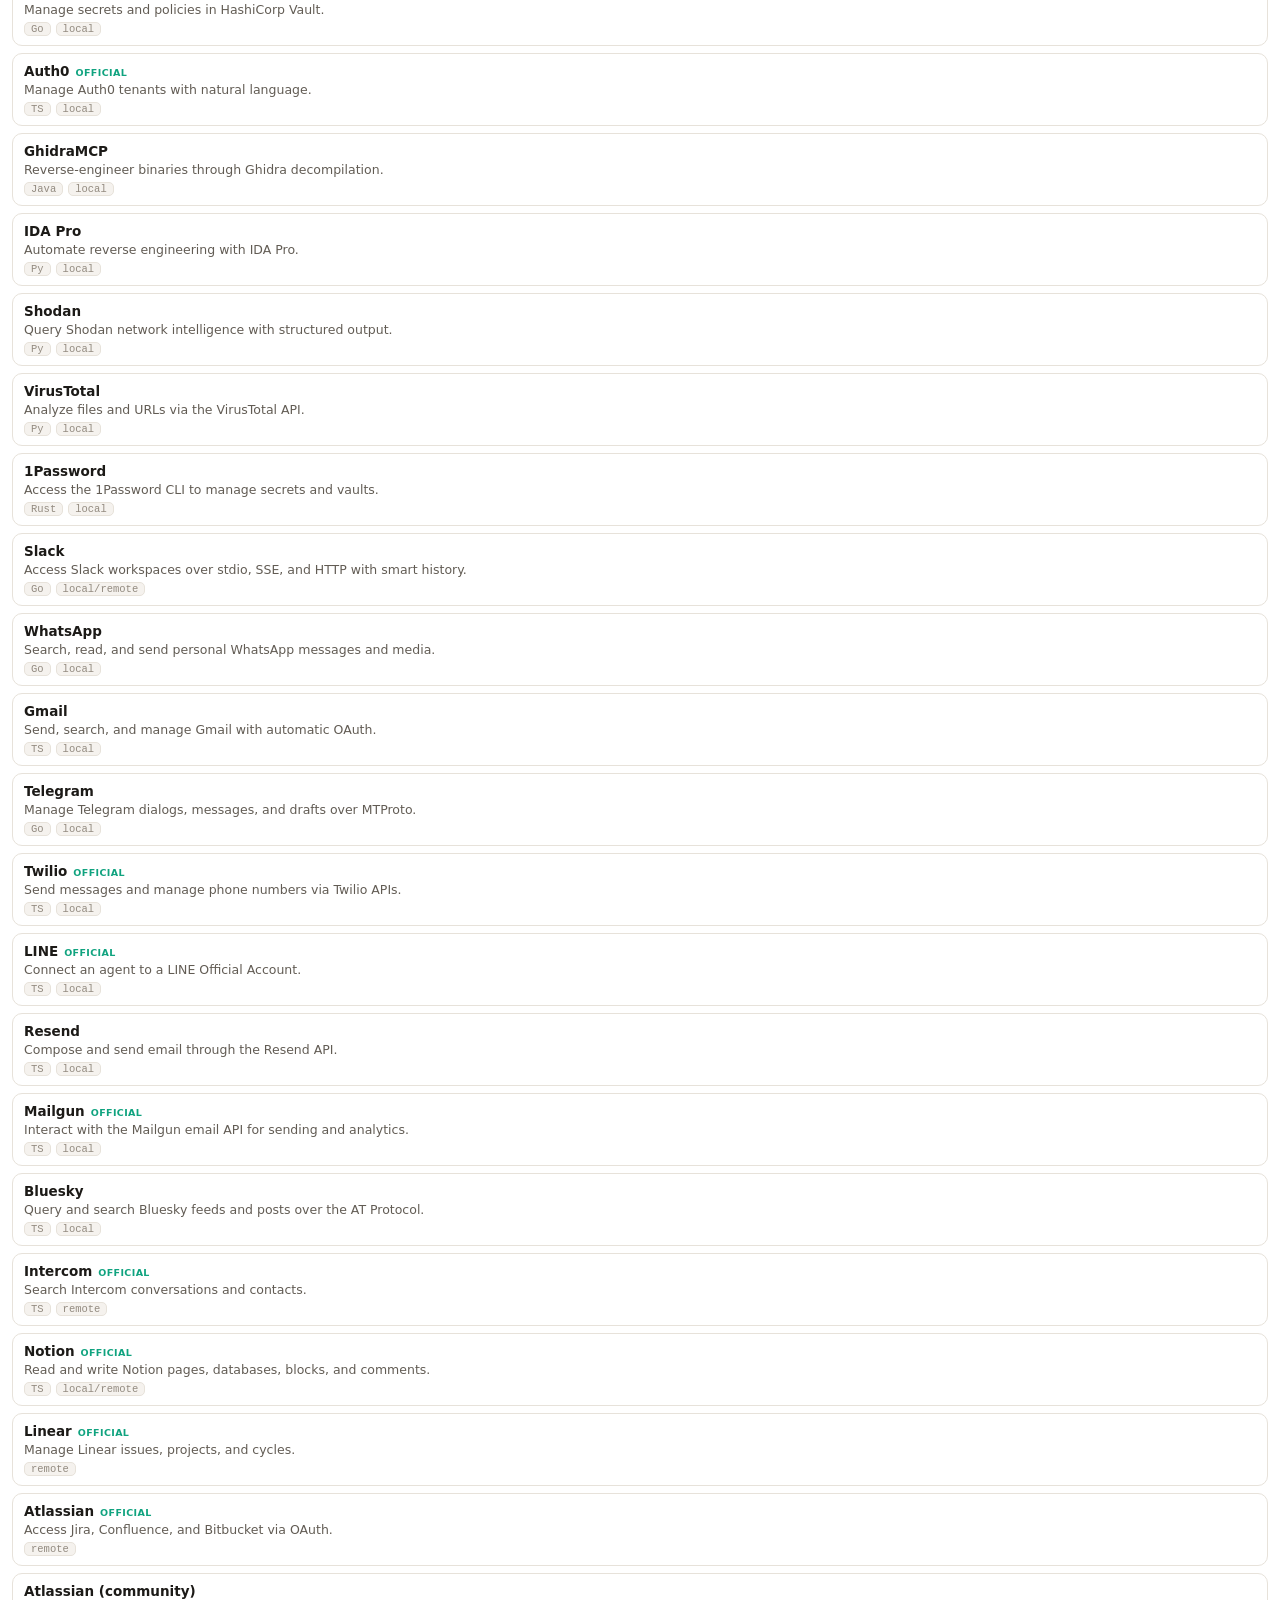
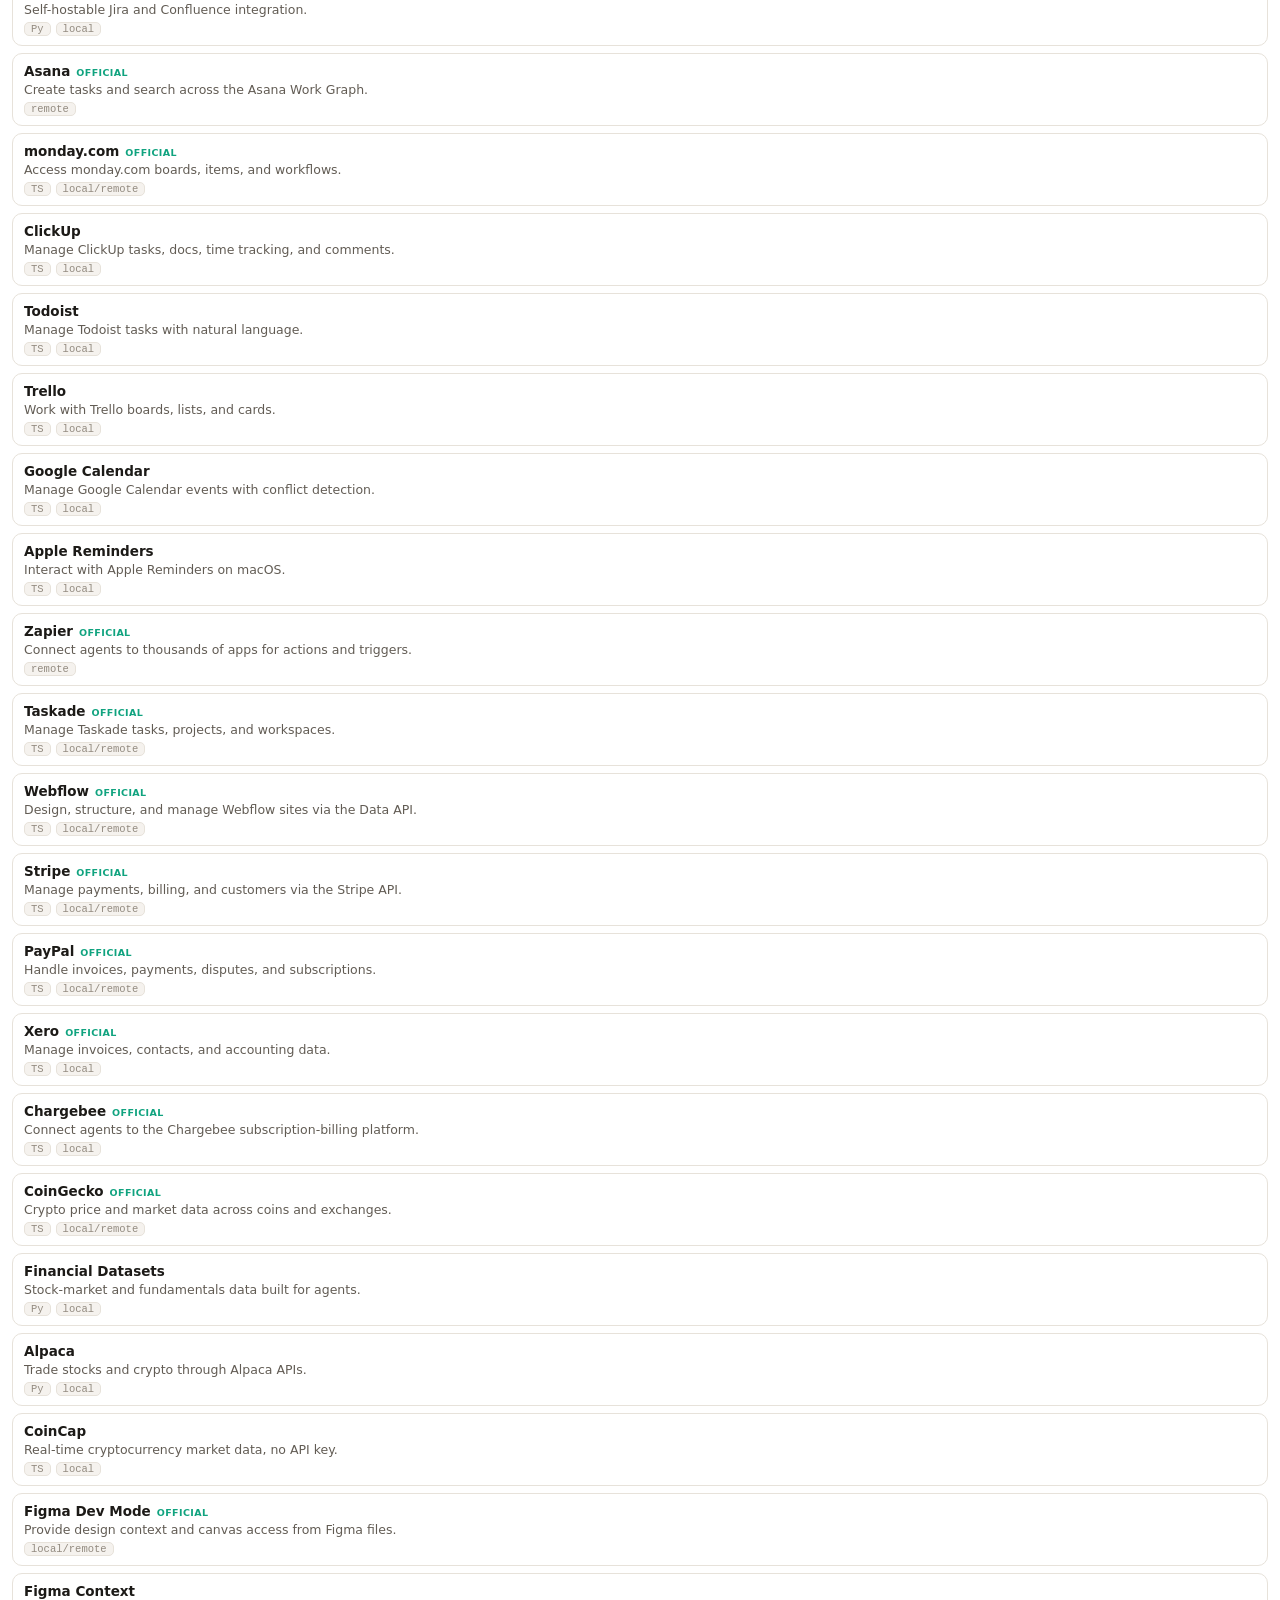
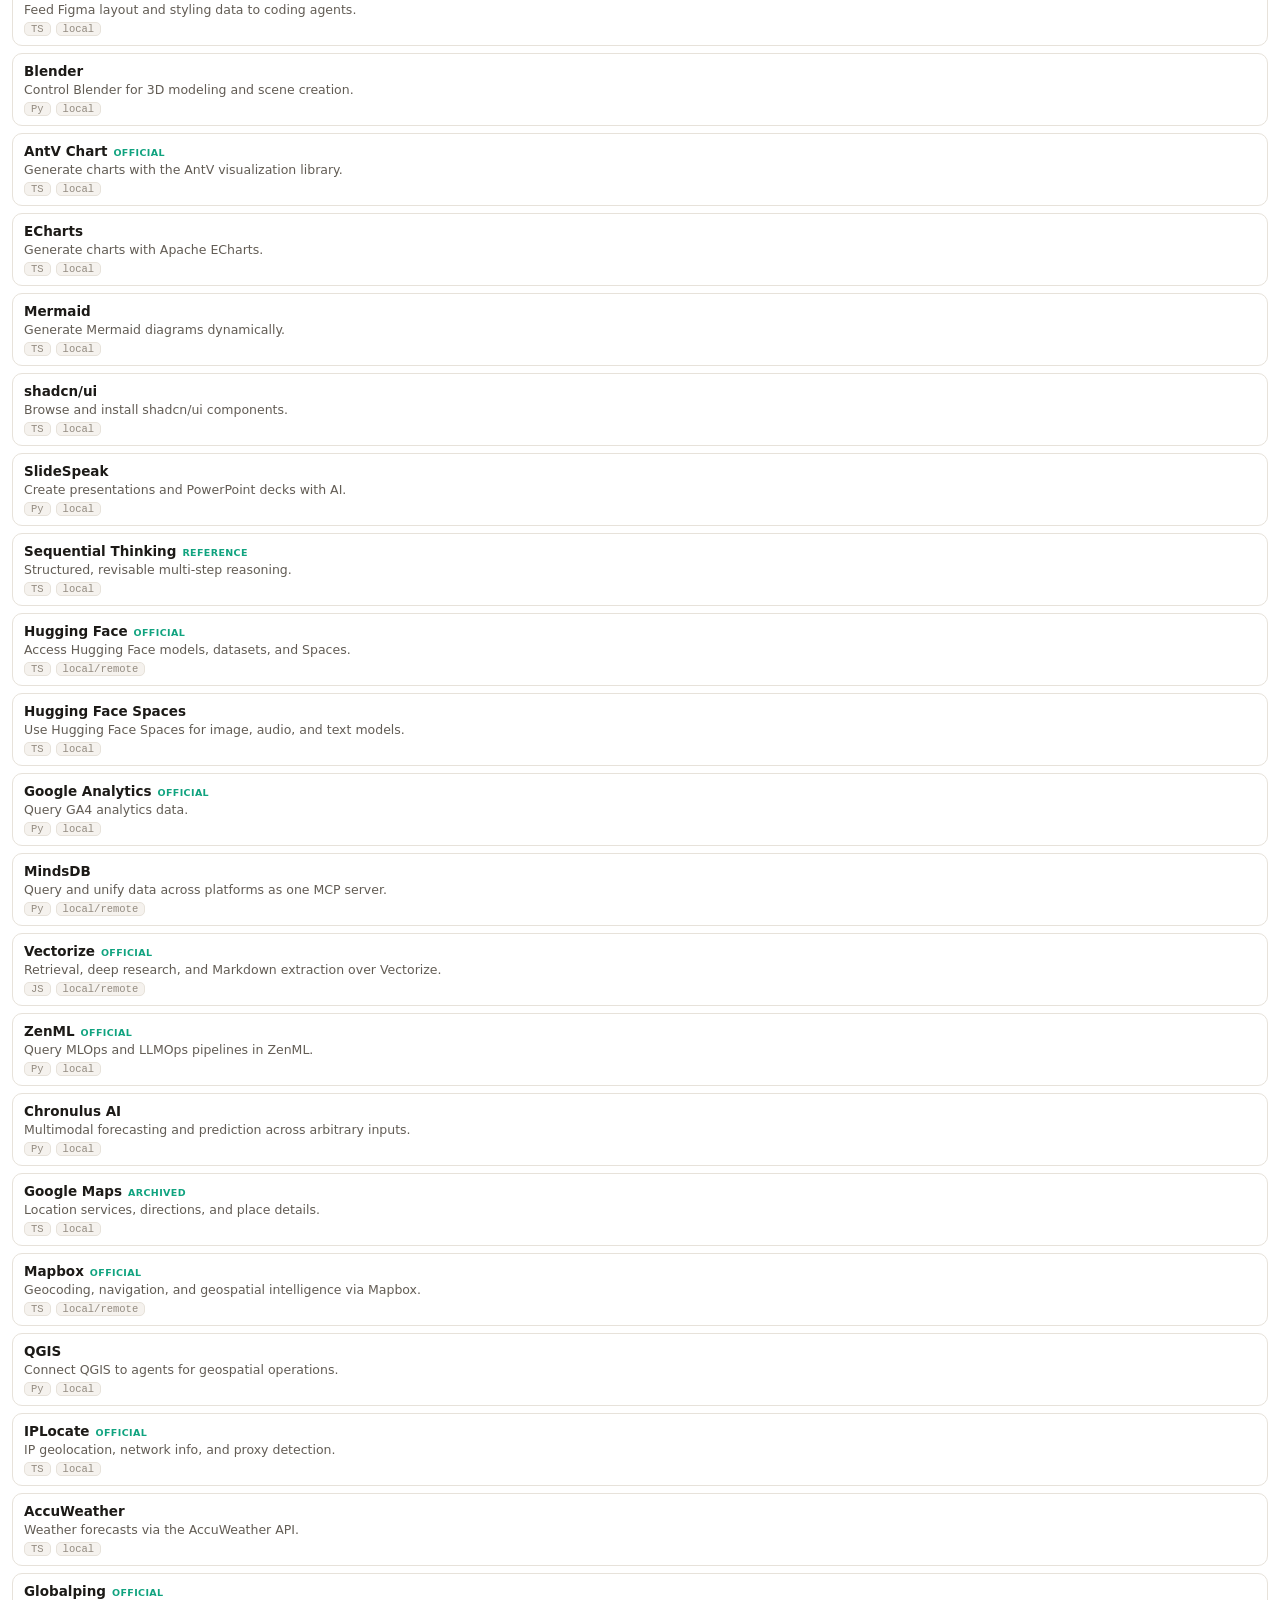
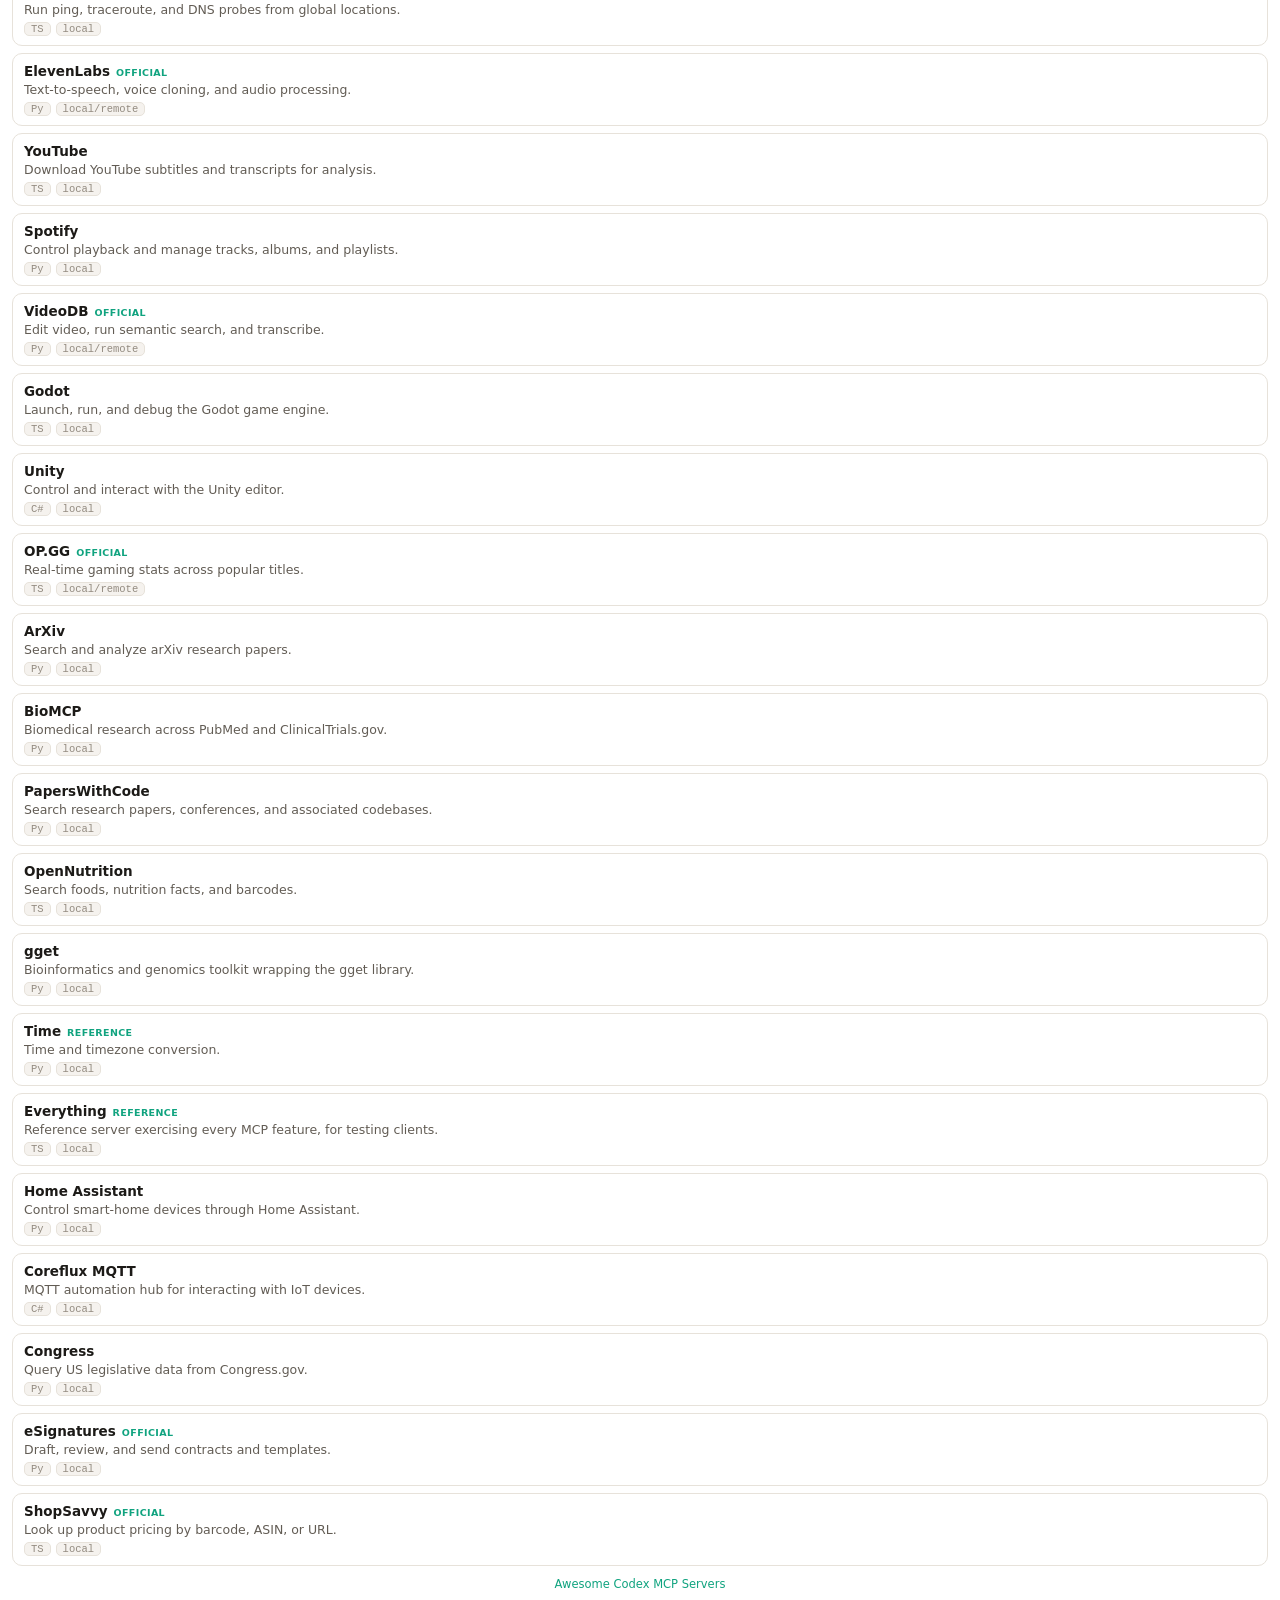
<file: web/embed.html>
<!doctype html>
<html lang="en">
<head>
<meta charset="utf-8">
<meta name="viewport" content="width=device-width, initial-scale=1">
<title>MCP servers</title>
<script src="config.js"></script>
<style>
  :root { --accent: #10a37f; --bg: #fff; --text: #1c1a17; --soft: #625c54; --faint: #938b80; --border: #e7e2da; --sunken: #f5f2ee; --mono: ui-monospace, "SF Mono", Menlo, monospace; }
  @media (prefers-color-scheme: dark) { :root { --bg: #1b1811; --text: #f2ede4; --soft: #b8afa2; --faint: #8a8175; --border: #322d24; --sunken: #221e17; } }
  * { box-sizing: border-box; }
  body { margin: 0; font-family: system-ui, -apple-system, "Segoe UI", Roboto, sans-serif; background: var(--bg); color: var(--text); font-size: 14px; }
  .wrap { padding: 12px; }
  .head { display: flex; align-items: center; justify-content: space-between; gap: 8px; margin-bottom: 10px; }
  .head input { flex: 1; font: inherit; font-size: 13px; padding: 7px 11px; border: 1px solid var(--border); border-radius: 8px; background: var(--sunken); color: var(--text); }
  .head .c { font-size: 11.5px; color: var(--faint); white-space: nowrap; }
  .list { display: flex; flex-direction: column; gap: 7px; }
  .row { border: 1px solid var(--border); border-radius: 10px; padding: 9px 11px; }
  .row a.n { font-weight: 650; text-decoration: none; color: var(--text); font-size: 13.5px; }
  .row a.n:hover { color: var(--accent); text-decoration: underline; }
  .row .b { font-size: 9.5px; font-weight: 700; text-transform: uppercase; letter-spacing: .04em; color: var(--accent); margin-left: 6px; }
  .row p { margin: 3px 0 0; color: var(--soft); font-size: 12.5px; }
  .row .t { margin-top: 5px; display: flex; gap: 5px; flex-wrap: wrap; }
  .row .t span { font-family: var(--mono); font-size: 10.5px; color: var(--faint); background: var(--sunken); border: 1px solid var(--border); border-radius: 5px; padding: 0 6px; }
  .foot { margin-top: 11px; text-align: center; font-size: 11.5px; color: var(--faint); }
  .foot a { color: var(--accent); text-decoration: none; }
</style>
</head>
<body>
<div class="wrap">
  <div class="head">
    <input id="q" type="search" placeholder="Filter…" autocomplete="off" aria-label="Filter servers">
    <span class="c" id="c"></span>
  </div>
  <div class="list" id="list"></div>
  <div class="foot" id="foot"></div>
</div>
<script>
(() => {
  const SITE = window.SITE || {};
  document.documentElement.style.setProperty("--accent", SITE.accent || "#c96442");
  const P = new URLSearchParams(location.search);
  const f = {
    q: P.get("q") || "", cat: P.get("cat") || "",
    src: new Set((P.get("src") || "").split(",").filter(Boolean)),
    runs: new Set((P.get("runs") || "").split(",").filter(Boolean)),
    lang: new Set((P.get("lang") || "").split(",").filter(Boolean)),
  };
  const esc = (s) => String(s).replace(/[&<>"]/g, (c) => ({ "&": "&amp;", "<": "&lt;", ">": "&gt;", '"': "&quot;" }[c]));
  let ALL = [];
  const $ = (s) => document.querySelector(s);
  $("#q").value = f.q;
  function match(s, q) {
    if (f.cat && s.category !== f.cat) return false;
    if (f.src.size && !f.src.has(s.source)) return false;
    if (f.runs.size && !f.runs.has(s.runs)) return false;
    if (f.lang.size && !s.languages.some((l) => f.lang.has(l))) return false;
    if (q) { const h = (s.name + " " + s.description + " " + s.category).toLowerCase(); if (!h.includes(q.toLowerCase())) return false; }
    return true;
  }
  function render() {
    const q = $("#q").value.trim();
    const rows = ALL.filter((s) => match(s, q));
    $("#c").textContent = rows.length + " / " + ALL.length;
    $("#list").innerHTML = rows.map((s) => `
      <div class="row">
        <a class="n" href="${s.url}" target="_blank" rel="noopener">${esc(s.name)}</a>${s.source !== "community" ? `<span class="b">${s.source}</span>` : ""}
        <p>${esc(s.description)}</p>
        <div class="t">${[...s.languages, s.runs].filter(Boolean).map((t) => `<span>${esc(t)}</span>`).join("")}</div>
      </div>`).join("") || `<p style="color:var(--faint);font-size:12.5px">No matches.</p>`;
  }
  $("#q").addEventListener("input", render);
  fetch("servers.json").then((r) => r.json()).then((d) => {
    ALL = d.servers;
    $("#foot").innerHTML = `${f.cat ? esc(f.cat) + " · " : ""}<a href="${SITE.repo || "./"}" target="_blank" rel="noopener">${esc(SITE.title || "Awesome MCP Servers")}</a>`;
    render();
  });
})();
</script>
</body>
</html>
</file>
<file: web/styles.css>
/* ---- Theme tokens ---- */
:root {
  --accent: #10a37f;
  --accent-soft: color-mix(in srgb, var(--accent) 14%, transparent);
  --accent-line: color-mix(in srgb, var(--accent) 34%, transparent);

  --bg: #fbfaf8;
  --bg-elev: #ffffff;
  --bg-sunken: #f2efea;
  --text: #1c1a17;
  --text-soft: #625c54;
  --text-faint: #938b80;
  --border: #e7e2da;
  --border-strong: #d8d1c6;
  --shadow: 0 1px 2px rgba(30, 25, 20, .05), 0 8px 24px -14px rgba(30, 25, 20, .18);
  --radius: 14px;
  --radius-sm: 9px;
  --mono: ui-monospace, "SF Mono", "JetBrains Mono", "Fira Code", Menlo, Consolas, monospace;
  --sans: system-ui, -apple-system, "Segoe UI", Roboto, Helvetica, Arial, sans-serif;
  --maxw: 1240px;
}
:root[data-theme="dark"] {
  --accent-soft: color-mix(in srgb, var(--accent) 22%, transparent);
  --accent-line: color-mix(in srgb, var(--accent) 46%, transparent);
  --bg: #17150f;
  --bg-elev: #201d16;
  --bg-sunken: #12100b;
  --text: #f2ede4;
  --text-soft: #b8afa2;
  --text-faint: #8a8175;
  --border: #322d24;
  --border-strong: #423b30;
  --shadow: 0 1px 2px rgba(0,0,0,.3), 0 12px 30px -18px rgba(0,0,0,.7);
}
@media (prefers-color-scheme: dark) {
  :root[data-theme="auto"] {
    --accent-soft: color-mix(in srgb, var(--accent) 22%, transparent);
    --accent-line: color-mix(in srgb, var(--accent) 46%, transparent);
    --bg: #17150f; --bg-elev: #201d16; --bg-sunken: #12100b;
    --text: #f2ede4; --text-soft: #b8afa2; --text-faint: #8a8175;
    --border: #322d24; --border-strong: #423b30;
    --shadow: 0 1px 2px rgba(0,0,0,.3), 0 12px 30px -18px rgba(0,0,0,.7);
  }
}

* { box-sizing: border-box; }
html { scroll-behavior: smooth; }
body {
  margin: 0;
  font-family: var(--sans);
  background: var(--bg);
  color: var(--text);
  line-height: 1.5;
  -webkit-font-smoothing: antialiased;
}
a { color: inherit; }
h1, h2, h3 { margin: 0; font-weight: 650; letter-spacing: -.01em; }
button { font-family: inherit; }

.skip {
  position: absolute; left: -999px; top: 0; z-index: 100;
  background: var(--accent); color: #fff; padding: 8px 14px; border-radius: 0 0 8px 0;
}
.skip:focus { left: 0; }

/* ---- Top bar ---- */
.topbar {
  position: sticky; top: 0; z-index: 40;
  background: color-mix(in srgb, var(--bg) 82%, transparent);
  backdrop-filter: saturate(1.4) blur(10px);
  border-bottom: 1px solid var(--border);
}
.topbar-inner {
  max-width: var(--maxw); margin: 0 auto; padding: 11px 20px;
  display: flex; align-items: center; justify-content: space-between; gap: 14px;
}
.brand { display: flex; align-items: center; gap: 10px; text-decoration: none; font-weight: 700; }
.brand-mark {
  width: 24px; height: 24px; border-radius: 7px; flex: none;
  background: linear-gradient(135deg, var(--accent), color-mix(in srgb, var(--accent) 55%, #000));
  box-shadow: inset 0 0 0 1px rgba(255,255,255,.15);
  position: relative;
}
.brand-mark::after {
  content: ""; position: absolute; inset: 6px;
  border-radius: 3px; border: 2px solid rgba(255,255,255,.9); border-right-color: transparent; border-bottom-color: transparent;
}
.brand-text { font-size: 15px; }
.topbar-actions { display: flex; align-items: center; gap: 8px; }

.btn {
  display: inline-flex; align-items: center; gap: 7px;
  border: 1px solid var(--border-strong); background: var(--bg-elev); color: var(--text);
  padding: 7px 12px; border-radius: 9px; font-size: 13.5px; font-weight: 550;
  cursor: pointer; text-decoration: none; transition: .14s ease; white-space: nowrap;
}
.btn:hover { border-color: var(--accent-line); background: var(--accent-soft); }
.btn.ghost { background: transparent; }
.btn.icon { padding: 7px; }
.btn.small { padding: 5px 10px; font-size: 12.5px; }
.btn.primary { background: var(--accent); border-color: var(--accent); color: #fff; }
.btn.primary:hover { filter: brightness(1.05); background: var(--accent); }
.link-btn {
  background: none; border: none; color: var(--accent); cursor: pointer;
  font: inherit; font-size: 12.5px; padding: 0; text-decoration: underline; text-underline-offset: 2px;
}

/* theme icon swap */
.icon-moon { display: none; }
:root[data-theme="dark"] .icon-sun { display: none; }
:root[data-theme="dark"] .icon-moon { display: inline; }
@media (prefers-color-scheme: dark) {
  :root[data-theme="auto"] .icon-sun { display: none; }
  :root[data-theme="auto"] .icon-moon { display: inline; }
}

/* ---- Hero ---- */
.hero { max-width: 800px; margin: 0 auto; padding: 46px 20px 26px; text-align: center; }
.hero h1 { font-size: clamp(28px, 4.5vw, 42px); line-height: 1.08; }
.tagline { color: var(--text-soft); font-size: 16px; margin: 12px auto 26px; max-width: 60ch; }
.search-wrap { position: relative; display: flex; align-items: center; }
.search-icon { position: absolute; left: 16px; color: var(--text-faint); pointer-events: none; }
#search {
  width: 100%; font-size: 16px; font-family: inherit; color: var(--text);
  padding: 15px 16px 15px 46px; border-radius: 13px;
  border: 1px solid var(--border-strong); background: var(--bg-elev);
  box-shadow: var(--shadow); transition: .16s ease;
}
#search:focus { outline: none; border-color: var(--accent); box-shadow: var(--shadow), 0 0 0 4px var(--accent-soft); }
.search-kbd {
  position: absolute; right: 14px; font-family: var(--mono); font-size: 12px;
  color: var(--text-faint); background: var(--bg-sunken); border: 1px solid var(--border);
  border-radius: 6px; padding: 2px 7px;
}
.stats { color: var(--text-faint); font-size: 13.5px; margin: 16px 0 0; }
.stats b { color: var(--text-soft); font-weight: 650; }

/* ---- Layout ---- */
.layout {
  max-width: var(--maxw); margin: 0 auto; padding: 8px 20px 60px;
  display: grid; grid-template-columns: 236px 1fr; gap: 30px; align-items: start;
}
.sidebar { position: sticky; top: 66px; }
.sidebar-scroll { max-height: calc(100vh - 86px); overflow-y: auto; padding-right: 4px; }
.filter-group { margin-bottom: 22px; }
.filter-group > h2, .filter-head h2 {
  font-size: 11px; text-transform: uppercase; letter-spacing: .09em;
  color: var(--text-faint); margin-bottom: 10px;
}
.filter-head { display: flex; align-items: baseline; justify-content: space-between; }
.cat-list { list-style: none; margin: 0; padding: 0; }
.cat-list li { margin: 1px 0; }
.cat-list button {
  width: 100%; display: flex; align-items: center; justify-content: space-between; gap: 8px;
  background: none; border: none; cursor: pointer; text-align: left;
  padding: 6px 9px; border-radius: 8px; color: var(--text-soft); font-size: 13.5px; transition: .12s;
}
.cat-list button:hover { background: var(--bg-sunken); color: var(--text); }
.cat-list button[aria-current="true"] { background: var(--accent-soft); color: var(--accent); font-weight: 600; }
.cat-list .n { font-size: 11.5px; color: var(--text-faint); font-variant-numeric: tabular-nums; }
.cat-list button[aria-current="true"] .n { color: var(--accent); }

.chips { display: flex; flex-wrap: wrap; gap: 6px; }
.chip {
  border: 1px solid var(--border-strong); background: var(--bg-elev); color: var(--text-soft);
  padding: 4px 10px; border-radius: 999px; font-size: 12.5px; cursor: pointer; transition: .12s;
  font-family: var(--mono); letter-spacing: -.01em;
}
.chip:hover { border-color: var(--accent-line); color: var(--text); }
.chip[aria-pressed="true"] { background: var(--accent); border-color: var(--accent); color: #fff; }

/* ---- Toolbar ---- */
.toolbar {
  display: flex; align-items: center; justify-content: space-between; gap: 12px;
  margin-bottom: 16px; flex-wrap: wrap;
}
.toolbar-left { display: flex; align-items: center; gap: 12px; }
.toolbar-right { display: flex; align-items: center; gap: 8px; flex-wrap: wrap; }
.count { color: var(--text-faint); font-size: 13px; font-variant-numeric: tabular-nums; }
#filter-toggle { display: none; }
.sort { display: inline-flex; align-items: center; gap: 6px; font-size: 12.5px; color: var(--text-faint); }
.sort select {
  font: inherit; font-size: 12.5px; color: var(--text); background: var(--bg-elev);
  border: 1px solid var(--border-strong); border-radius: 8px; padding: 5px 8px; cursor: pointer;
}
.active-filters { display: flex; gap: 6px; flex-wrap: wrap; }
.active-filters .tag {
  display: inline-flex; align-items: center; gap: 5px; font-size: 12px;
  background: var(--accent-soft); color: var(--accent); border-radius: 999px; padding: 3px 6px 3px 10px;
}
.active-filters .tag button { background: none; border: none; color: inherit; cursor: pointer; font-size: 14px; line-height: 1; padding: 0 2px; }

/* ---- Grid & cards ---- */
.grid { display: grid; grid-template-columns: repeat(auto-fill, minmax(300px, 1fr)); gap: 14px; }
.cat-header {
  grid-column: 1 / -1; display: flex; align-items: baseline; gap: 10px;
  margin: 18px 2px 2px; padding-bottom: 6px; border-bottom: 1px solid var(--border);
}
.cat-header:first-child { margin-top: 0; }
.cat-header h3 { font-size: 15px; }
.cat-header .n { color: var(--text-faint); font-size: 12.5px; }

.card {
  position: relative; background: var(--bg-elev); border: 1px solid var(--border);
  border-radius: var(--radius); padding: 16px 16px 14px; box-shadow: var(--shadow);
  display: flex; flex-direction: column; gap: 9px; transition: .16s ease;
}
.card:hover { border-color: var(--accent-line); transform: translateY(-2px); }
.card-top { display: flex; align-items: flex-start; justify-content: space-between; gap: 10px; }
.card-name { font-size: 15.5px; font-weight: 650; text-decoration: none; letter-spacing: -.01em; }
.card-name:hover { color: var(--accent); text-decoration: underline; text-underline-offset: 2px; }
.card-name .ext { opacity: 0; margin-left: 3px; font-size: 11px; transition: .12s; }
.card:hover .card-name .ext { opacity: .5; }
.badge {
  flex: none; font-size: 10.5px; font-weight: 650; text-transform: uppercase; letter-spacing: .04em;
  padding: 2px 7px; border-radius: 6px; border: 1px solid transparent; white-space: nowrap;
}
.badge.official { color: #1f7a4d; background: #1f7a4d18; border-color: #1f7a4d33; }
.badge.reference { color: #7a5cff; background: #7a5cff18; border-color: #7a5cff33; }
.badge.archived { color: #9a8a20; background: #9a8a2018; border-color: #9a8a2033; }
:root[data-theme="dark"] .badge.official { color: #5cd39a; }
:root[data-theme="dark"] .badge.reference { color: #b3a3ff; }
:root[data-theme="dark"] .badge.archived { color: #e0cd63; }
.card-desc { color: var(--text-soft); font-size: 13.5px; margin: 0; flex: 1; }
.card-meta { display: flex; align-items: center; gap: 6px; flex-wrap: wrap; }
.tag-pill {
  font-family: var(--mono); font-size: 11.5px; color: var(--text-faint);
  background: var(--bg-sunken); border: 1px solid var(--border); border-radius: 6px;
  padding: 1px 7px; cursor: pointer; transition: .12s;
}
.tag-pill:hover { border-color: var(--accent-line); color: var(--text); }
.card-cat {
  font-size: 11.5px; color: var(--text-faint); cursor: pointer;
  margin-right: auto;
}
.card-cat:hover { color: var(--accent); }
.card-actions { display: flex; gap: 4px; }
.icon-act {
  background: none; border: 1px solid transparent; color: var(--text-faint);
  cursor: pointer; border-radius: 7px; padding: 4px; display: inline-flex; transition: .12s;
}
.icon-act:hover { color: var(--accent); background: var(--accent-soft); }

.empty { text-align: center; color: var(--text-soft); padding: 60px 20px; }

/* ---- Footer ---- */
.site-footer {
  max-width: var(--maxw); margin: 0 auto; padding: 30px 20px 50px; border-top: 1px solid var(--border);
  color: var(--text-soft); font-size: 13.5px; text-align: center;
}
.site-footer a { color: var(--accent); }
.site-footer .muted { color: var(--text-faint); font-size: 12.5px; margin-top: 6px; }

/* ---- Modal ---- */
.modal-backdrop {
  position: fixed; inset: 0; z-index: 60; background: rgba(10,8,5,.5);
  display: flex; align-items: center; justify-content: center; padding: 20px;
  backdrop-filter: blur(2px);
}
.modal {
  background: var(--bg-elev); border: 1px solid var(--border-strong); border-radius: 16px;
  box-shadow: 0 24px 60px -20px rgba(0,0,0,.5); max-width: 560px; width: 100%;
  max-height: 86vh; overflow-y: auto; padding: 22px;
}
.modal h2 { font-size: 18px; margin-bottom: 4px; }
.modal .sub { color: var(--text-soft); font-size: 13.5px; margin: 0 0 16px; }
.modal-close { position: absolute; }
.modal-head { display: flex; align-items: flex-start; justify-content: space-between; gap: 12px; }
.modal-head .x { background: none; border: none; font-size: 22px; line-height: 1; color: var(--text-faint); cursor: pointer; }
.code {
  position: relative; background: var(--bg-sunken); border: 1px solid var(--border);
  border-radius: 10px; padding: 13px 14px; margin: 10px 0 4px;
}
.code pre { margin: 0; overflow-x: auto; font-family: var(--mono); font-size: 12.5px; line-height: 1.6; color: var(--text); white-space: pre; }
.code .copy {
  position: absolute; top: 8px; right: 8px; font-size: 11.5px; padding: 3px 9px;
  border: 1px solid var(--border-strong); background: var(--bg-elev); border-radius: 7px; cursor: pointer; color: var(--text-soft);
}
.code .copy:hover { color: var(--accent); border-color: var(--accent-line); }
.modal h3 { font-size: 12px; text-transform: uppercase; letter-spacing: .07em; color: var(--text-faint); margin: 18px 0 2px; }
.modal p.note { font-size: 12.5px; color: var(--text-faint); }

.toast {
  position: fixed; bottom: 22px; left: 50%; transform: translateX(-50%) translateY(10px);
  background: var(--text); color: var(--bg); padding: 9px 16px; border-radius: 10px; font-size: 13px;
  opacity: 0; transition: .2s; z-index: 80; pointer-events: none; box-shadow: var(--shadow);
}
.toast.show { opacity: 1; transform: translateX(-50%) translateY(0); }

/* ---- Responsive ---- */
@media (max-width: 860px) {
  .layout { grid-template-columns: 1fr; gap: 14px; }
  .sidebar {
    position: static; max-height: none; display: none;
    background: var(--bg-elev); border: 1px solid var(--border); border-radius: var(--radius); padding: 16px;
  }
  .sidebar.open { display: block; }
  .sidebar-scroll { max-height: none; }
  #filter-toggle { display: inline-flex; }
  .hero { padding-top: 32px; }
}
@media (max-width: 520px) {
  .brand-text { display: none; }
  .topbar-actions .btn span.label { display: none; }
  .toolbar-right .sort span { display: none; }
}
</file>
